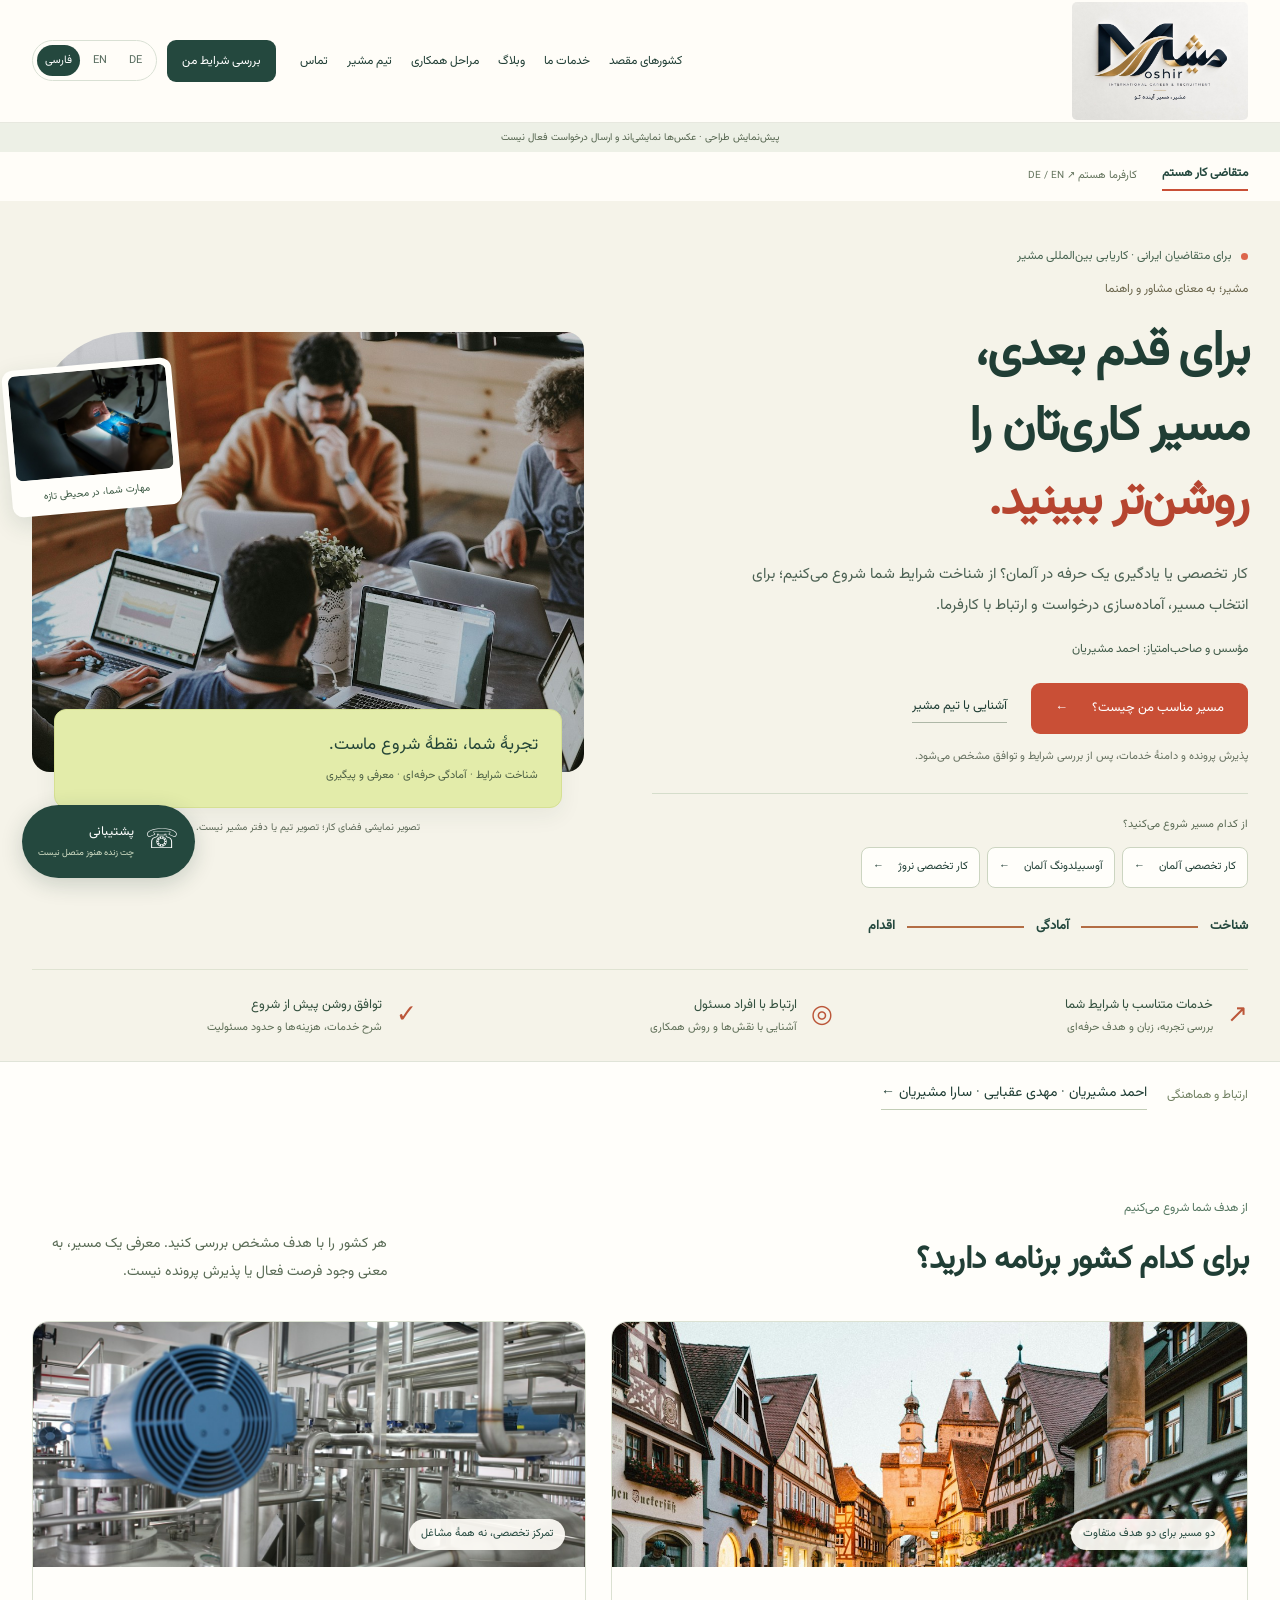
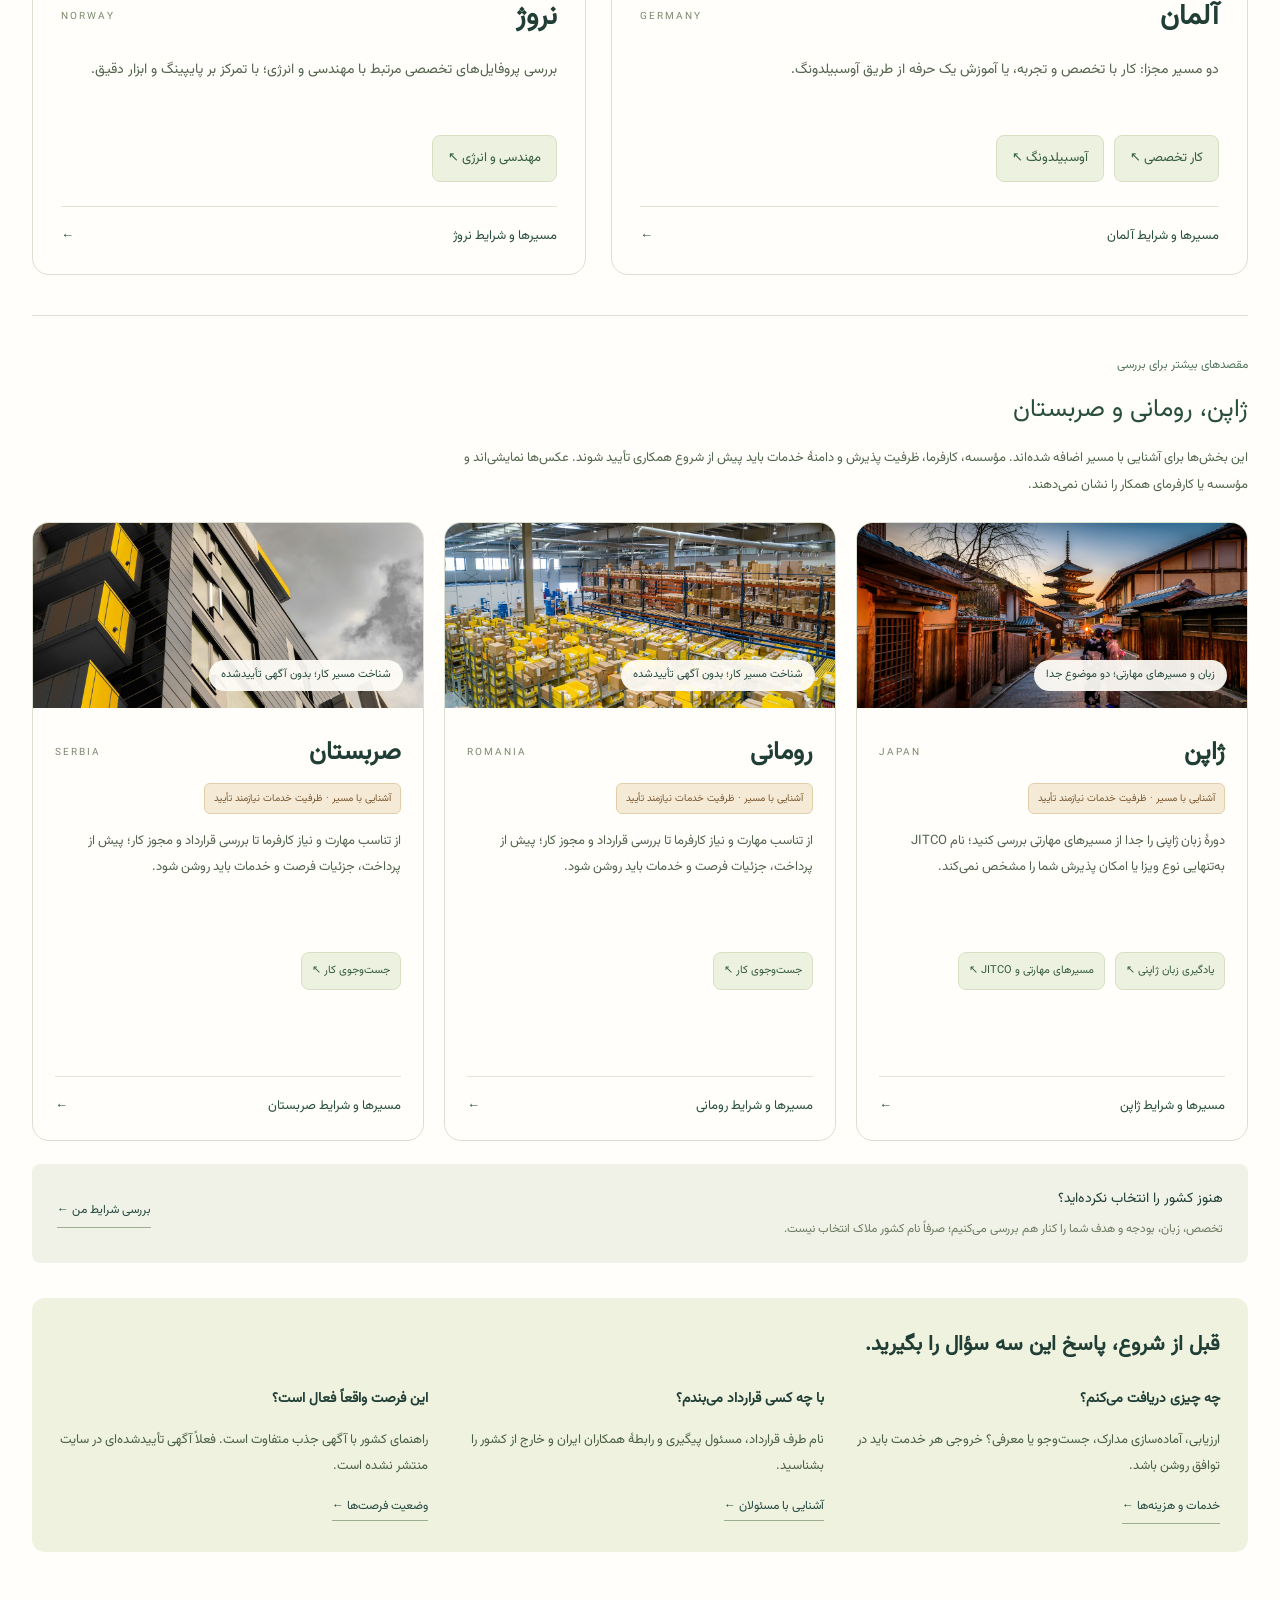
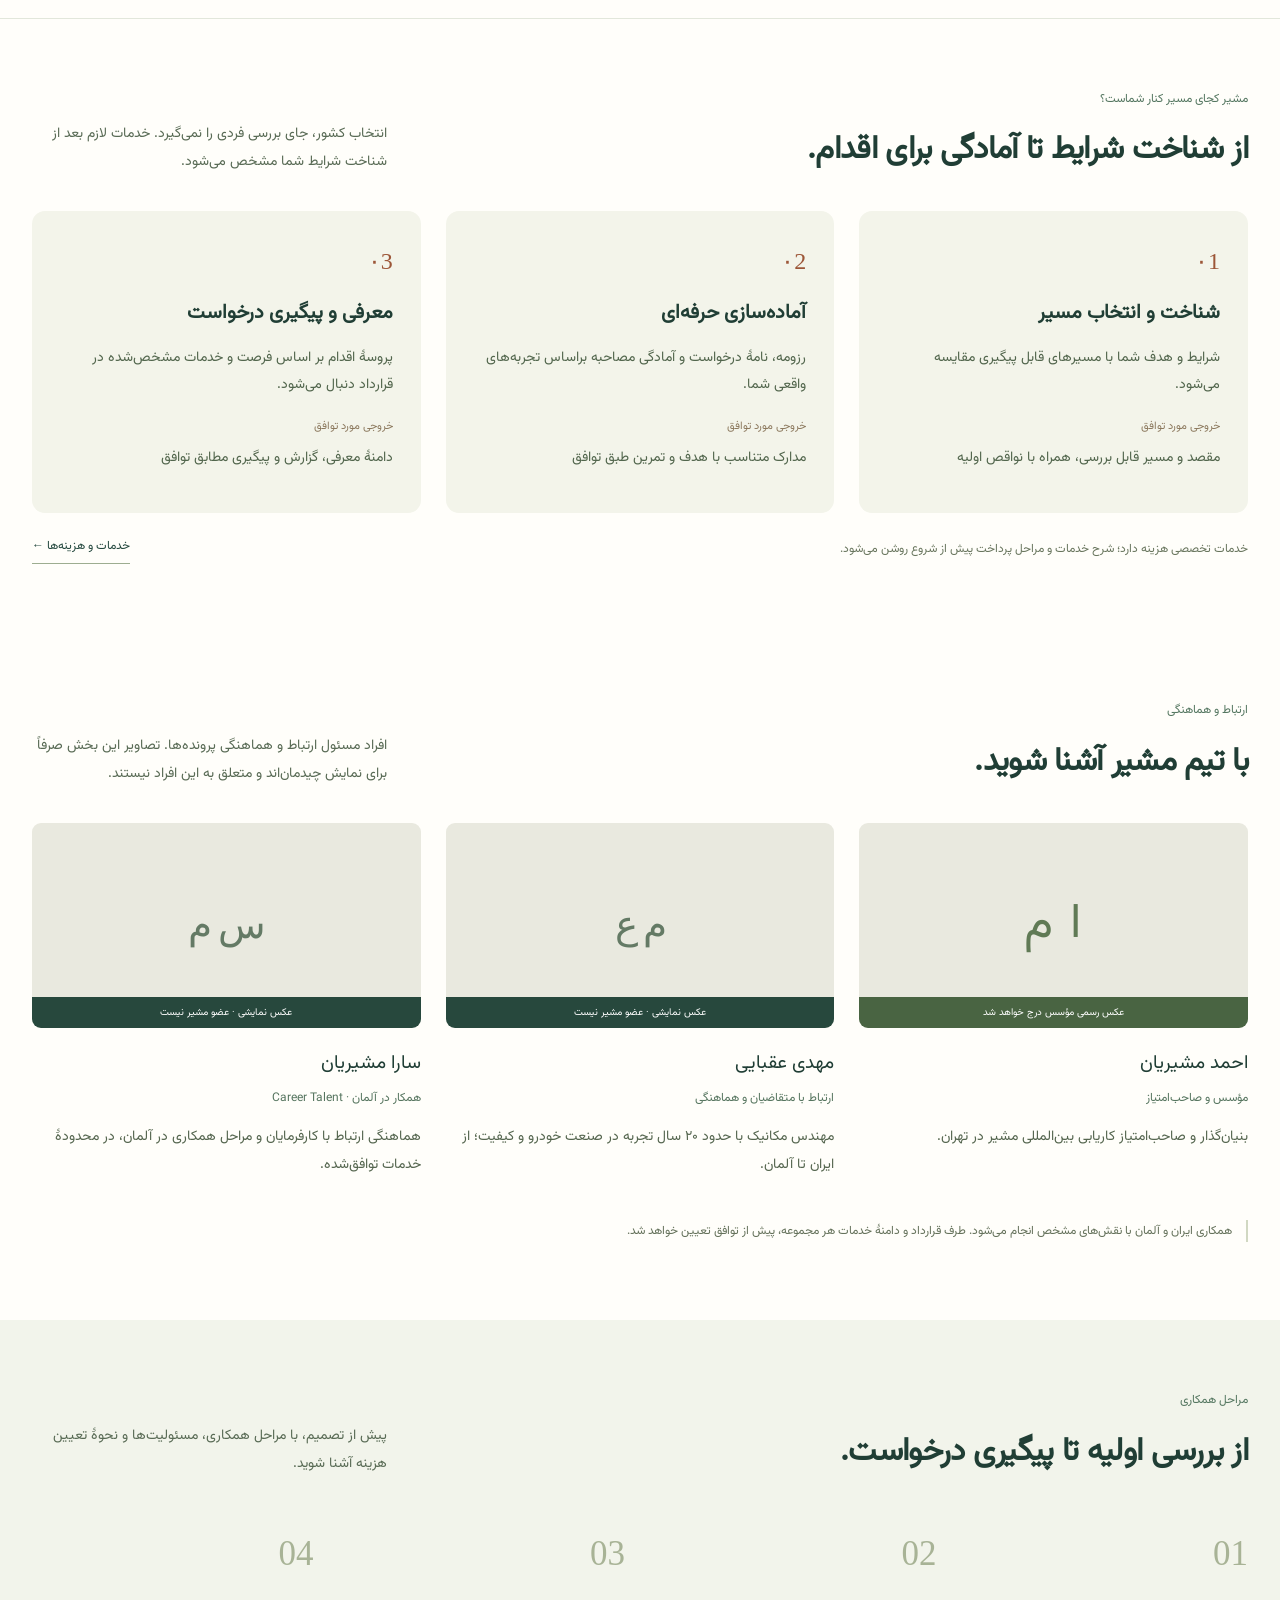
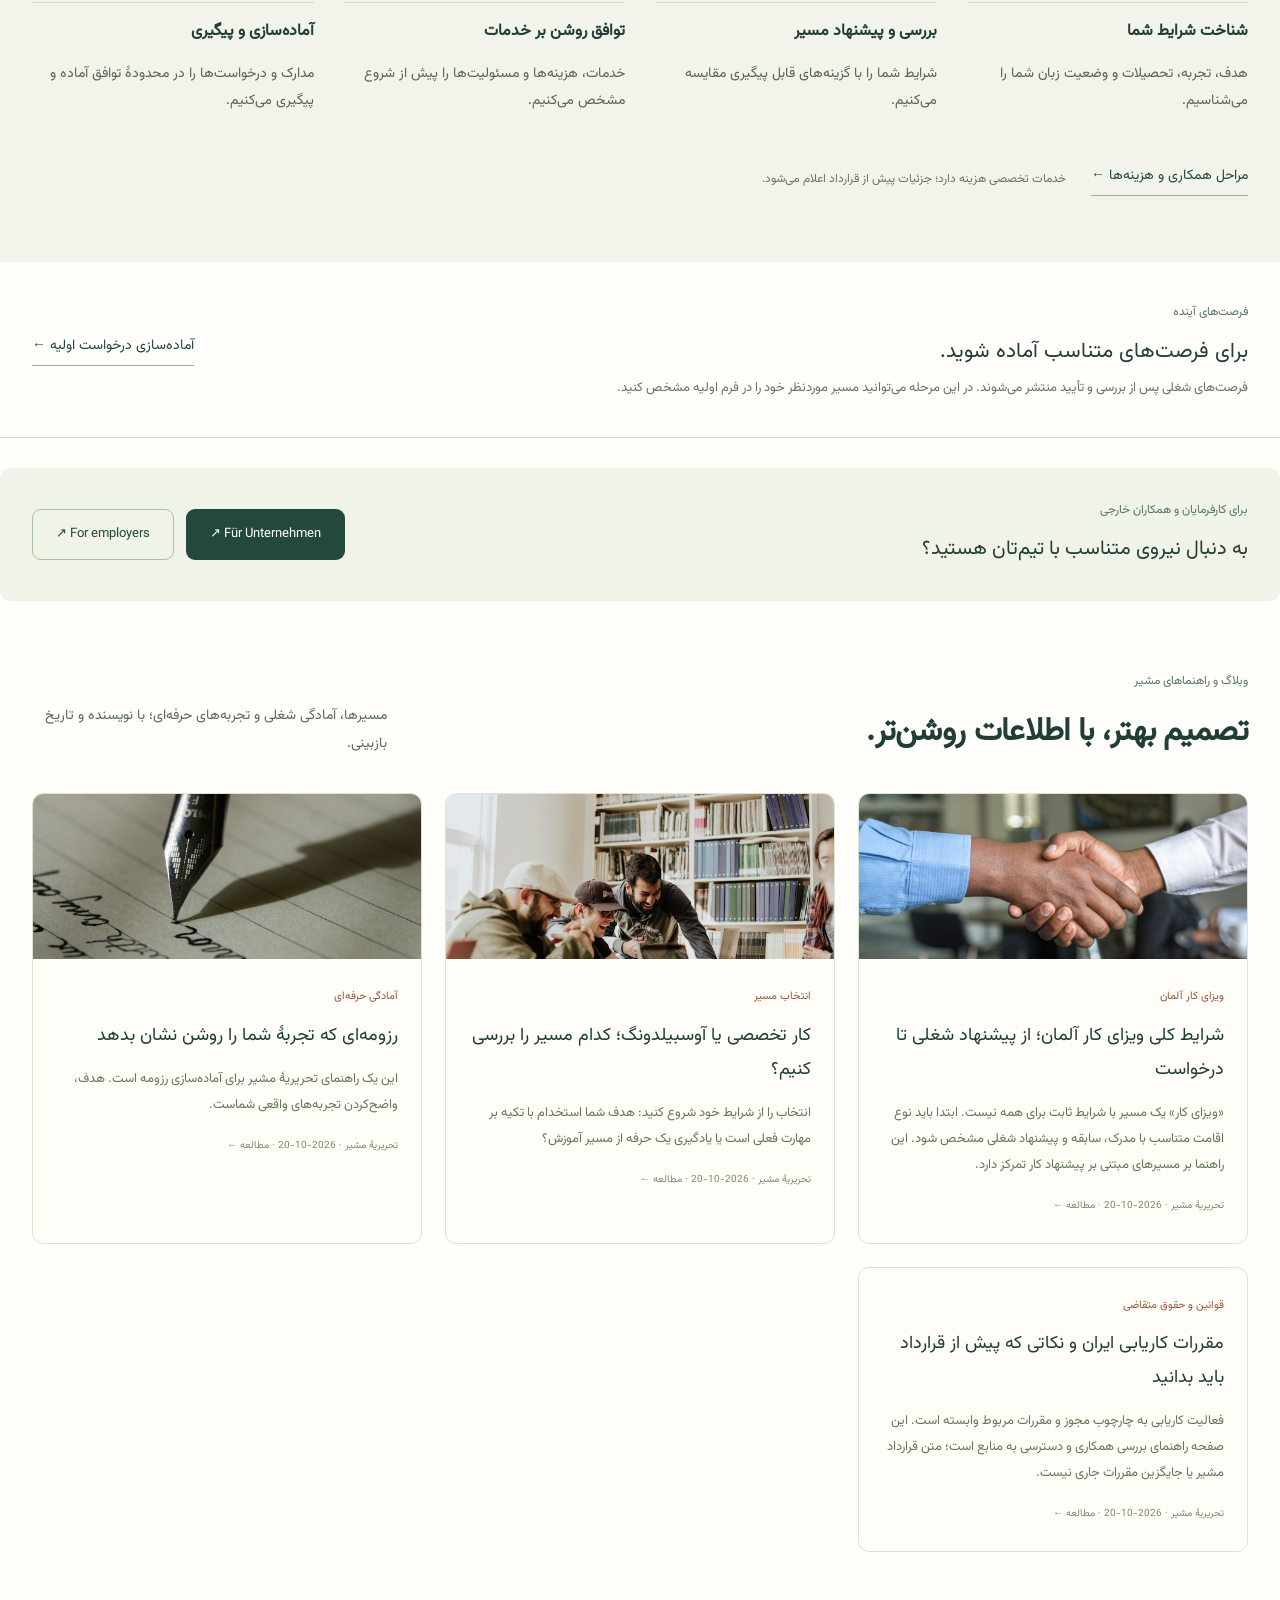
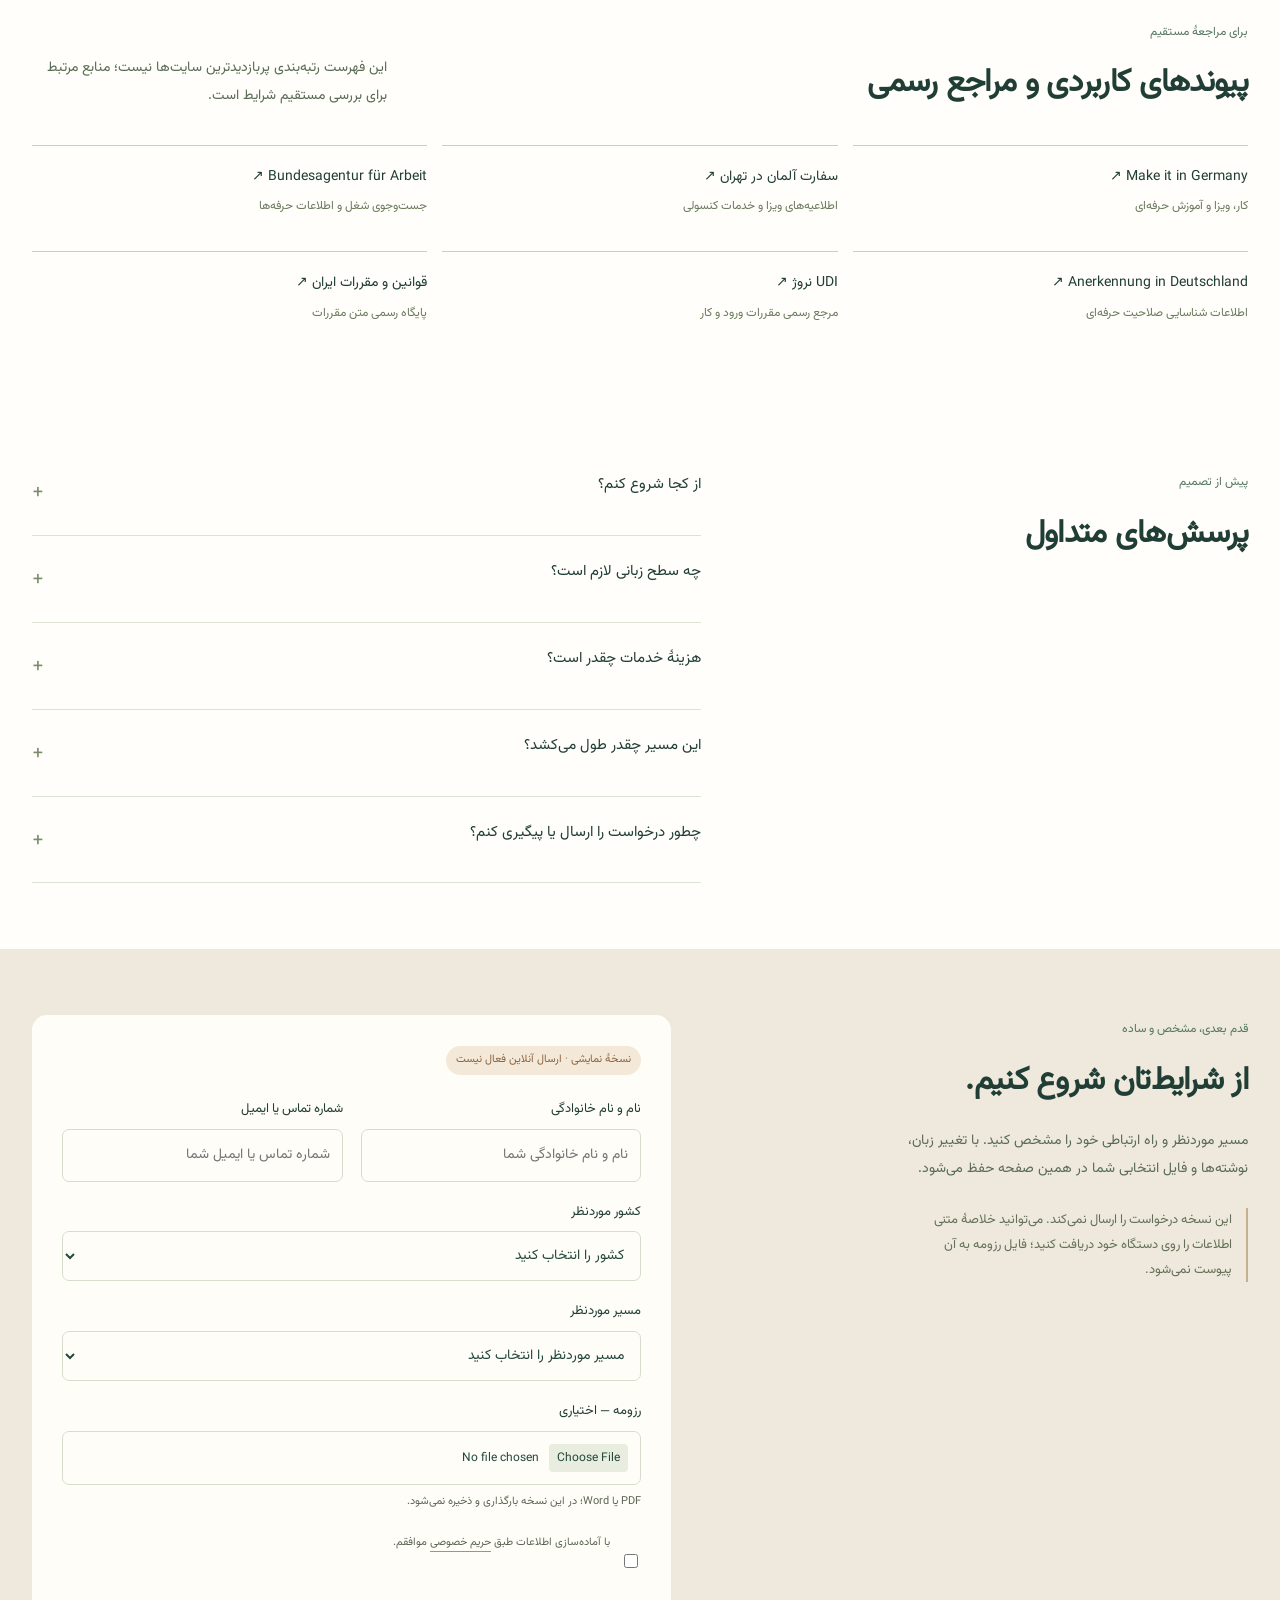
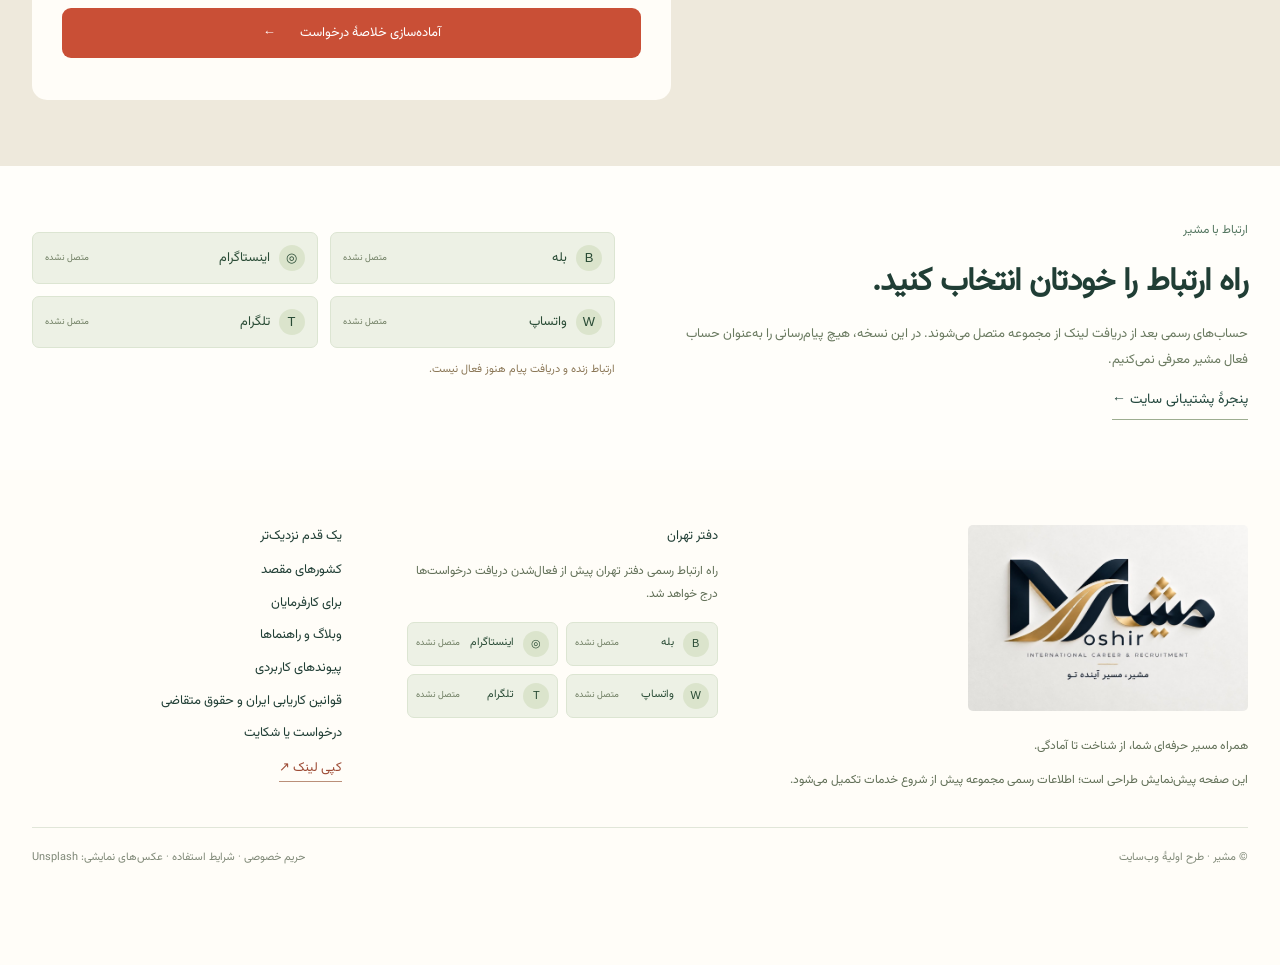
<file: index.html>
<!doctype html><html lang="fa" dir="rtl"><head><meta charset="utf-8"><meta name="viewport" content="width=device-width,initial-scale=1"><meta name="description" content="با مشیر، مسیر کار تخصصی و آوسبیلدونگ آلمان، کار نروژ و مقصدهای قابل بررسی را بشناسید. راهنماها و شرایط شروع همکاری."><meta name="theme-color" content="#24483e"><title>کاریابی بین‌المللی مشیر | مسیر کار و آموزش حرفه‌ای</title><link rel="stylesheet" href="./style.css"><link rel="stylesheet" href="./fa-refresh.css"><script src="./countries.js" defer></script><script src="./resources.js" defer></script><script src="./employers.js" defer></script><script src="./app.js" defer></script><script src="./content.js" defer></script><link rel="canonical" href="https://mehdioghbaei-cmd.github.io/moshir-website-1-/"></head><body><div id="app"><main class="wrap section"><h1>کاریابی بین‌المللی مشیر</h1><p>با مشیر، مسیر کار تخصصی و آوسبیلدونگ آلمان، کار نروژ و مقصدهای قابل بررسی را بشناسید. راهنماها و شرایط شروع همکاری.</p><h2>مسیرهای قابل بررسی</h2><p>کار تخصصی و آوسبیلدونگ آلمان، کار تخصصی نروژ، زبان و مسیرهای مهارتی ژاپن، جست‌وجوی کار رومانی و صربستان. معرفی مسیر به معنی فرصت استخدام فعال نیست.</p><h2>وبلاگ و راهنماها</h2><article><h3><a href="./blog/germany-work-visa.html">شرایط کلی ویزای کار آلمان؛ از پیشنهاد شغلی تا درخواست</a></h3><p>«ویزای کار» یک مسیر با شرایط ثابت برای همه نیست. ابتدا باید نوع اقامت متناسب با مدرک، سابقه و پیشنهاد شغلی مشخص شود. این راهنما بر مسیرهای مبتنی بر پیشنهاد کار تمرکز دارد.</p></article><article><h3><a href="./blog/work-or-ausbildung.html">کار تخصصی یا آوسبیلدونگ؛ کدام مسیر را بررسی کنیم؟</a></h3><p>انتخاب را از شرایط خود شروع کنید: هدف شما استخدام با تکیه بر مهارت فعلی است یا یادگیری یک حرفه از مسیر آموزش؟</p></article><article><h3><a href="./blog/cv-projects.html">رزومه‌ای که تجربهٔ شما را روشن نشان بدهد</a></h3><p>این یک راهنمای تحریریهٔ مشیر برای آماده‌سازی رزومه است. هدف، واضح‌کردن تجربه‌های واقعی شماست.</p></article><article><h3><a href="./blog/iran-recruitment-rules.html">مقررات کاریابی ایران و نکاتی که پیش از قرارداد باید بدانید</a></h3><p>فعالیت کاریابی به چارچوب مجوز و مقررات مربوط وابسته است. این صفحه راهنمای بررسی همکاری و دسترسی به منابع است؛ متن قرارداد مشیر یا جایگزین مقررات جاری نیست.</p></article></main></div><noscript><p dir="rtl">برای نمایش صفحه و انتخاب زبان، جاوااسکریپت مرورگر را فعال کنید.</p><p lang="en">Please enable JavaScript to view this three-language website.</p><p lang="de">Bitte aktivieren Sie JavaScript, um diese dreisprachige Website anzuzeigen.</p></noscript><dialog id="info" aria-labelledby="dialog-title"><button id="dialog-close" class="close" aria-label="بستن">×</button><div id="dialog-content"></div></dialog><dialog id="country-dialog" aria-labelledby="country-title" dir="rtl" lang="fa"><button class="close" id="country-close" aria-label="بستن پنجرهٔ کشور">×</button><div id="country-content"></div></dialog><dialog id="article-dialog" dir="rtl" lang="fa" aria-labelledby="article-title"><button class="close" id="article-close" aria-label="بستن مطلب">×</button><div id="article-content"></div></dialog></body></html>
</file>
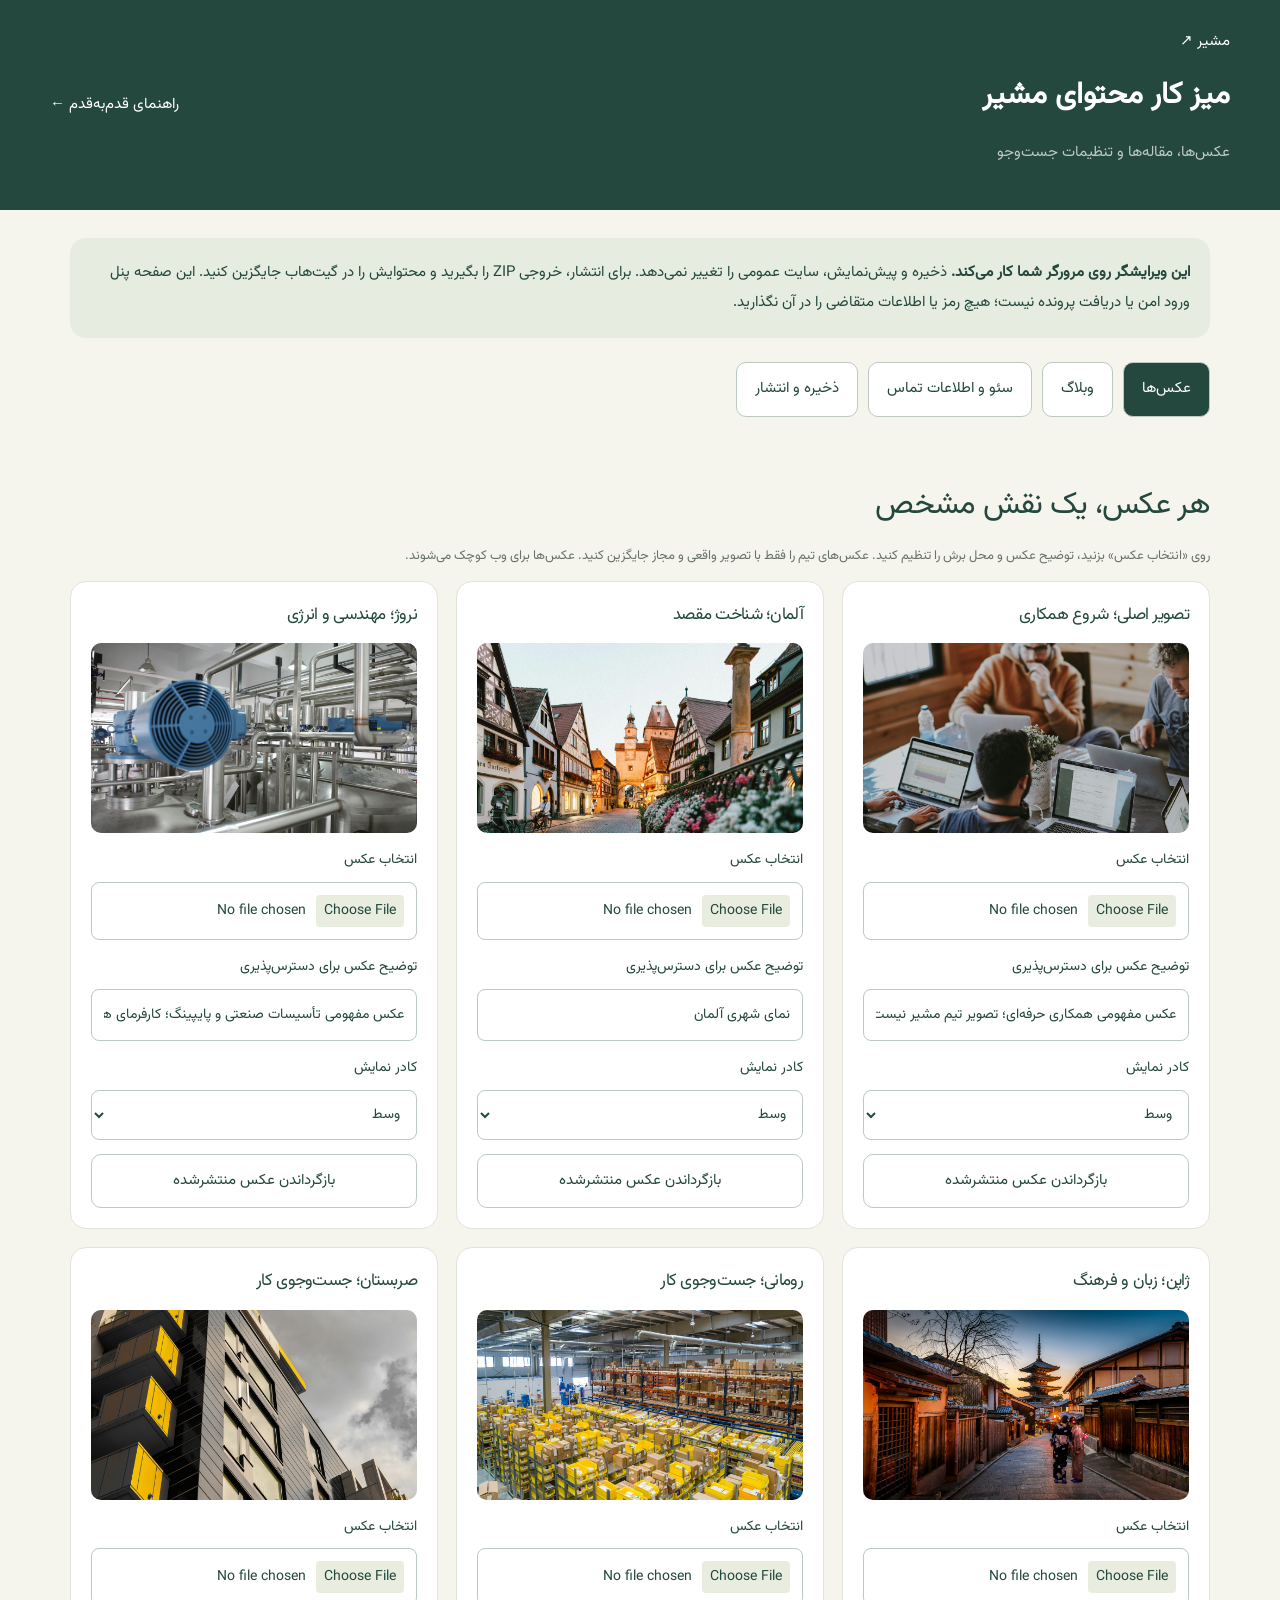
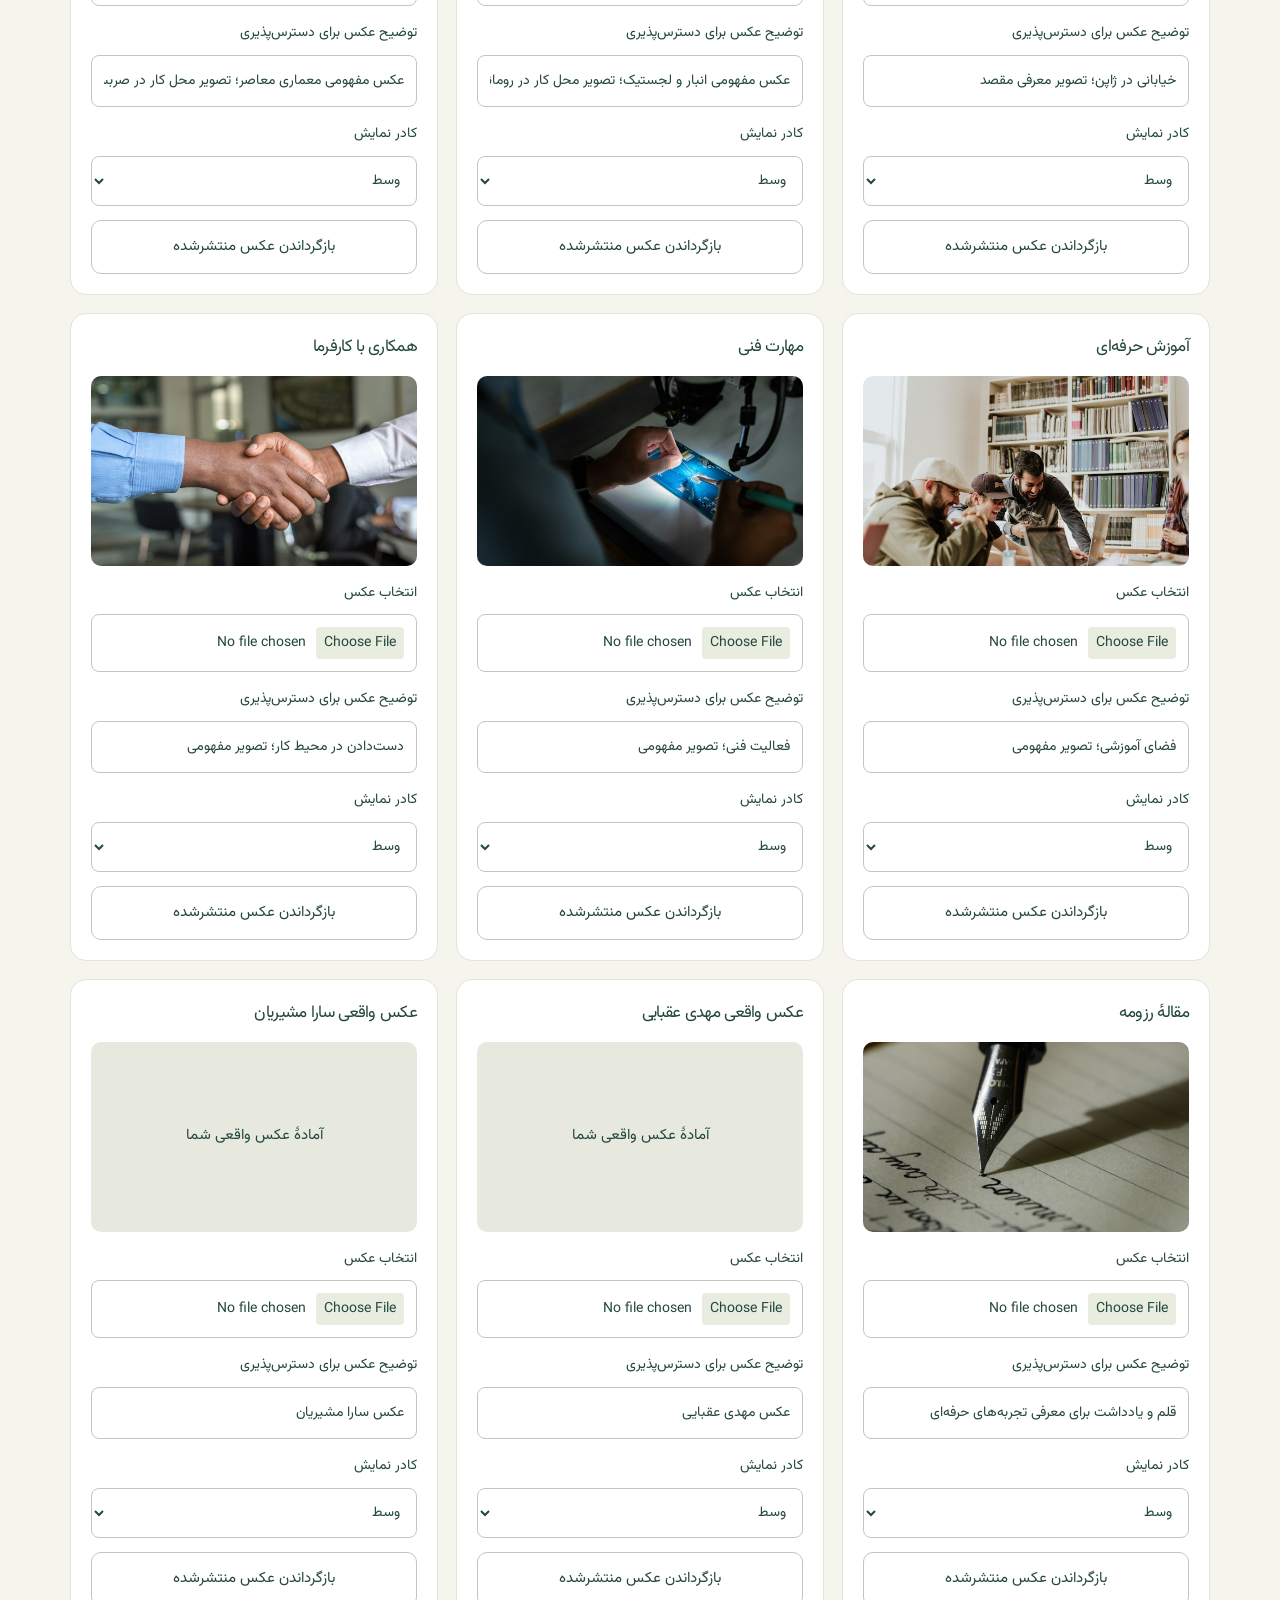
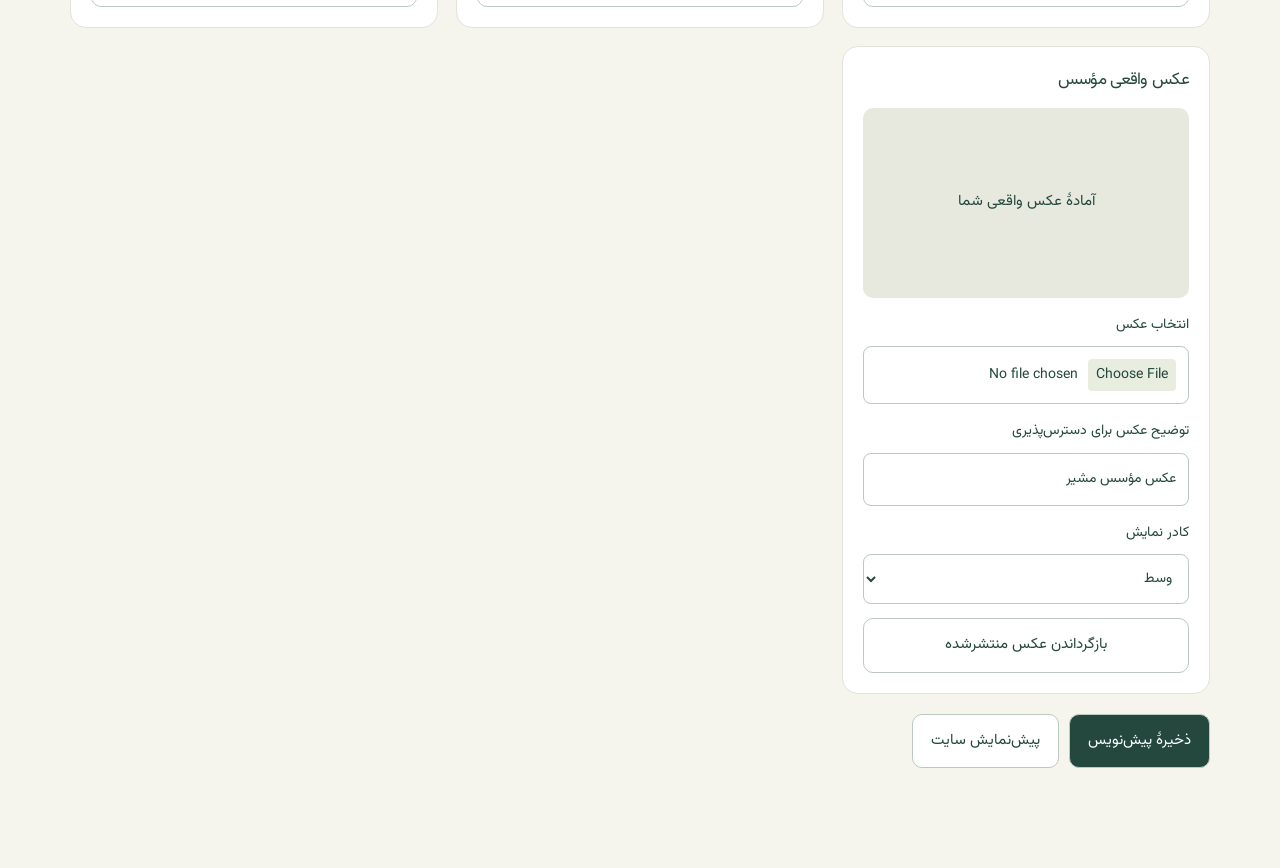
<file: admin.html>
<!doctype html><html lang="fa" dir="rtl"><head><meta charset="utf-8"><meta name="viewport" content="width=device-width,initial-scale=1"><meta name="robots" content="noindex,nofollow"><title>ویرایشگر مشیر | عکس، وبلاگ و سئو</title><link rel="stylesheet" href="./style.css"><link rel="stylesheet" href="./admin.css"><script src="./publishing.js" defer></script><script src="./admin.js" defer></script></head><body><header class="editor-header"><div><a href="./?lang=fa">مشیر ↗</a><h1>میز کار محتوای مشیر</h1><p>عکس‌ها، مقاله‌ها و تنظیمات جست‌وجو</p></div><a href="./guide.html">راهنمای قدم‌به‌قدم ←</a></header><main><div class="editor-notice"><strong>این ویرایشگر روی مرورگر شما کار می‌کند.</strong> ذخیره و پیش‌نمایش، سایت عمومی را تغییر نمی‌دهد. برای انتشار، خروجی ZIP را بگیرید و محتوایش را در گیت‌هاب جایگزین کنید. این صفحه پنل ورود امن یا دریافت پرونده نیست؛ هیچ رمز یا اطلاعات متقاضی را در آن نگذارید.</div><nav class="tabs" aria-label="بخش‌های مدیریت"><button data-tab="images" aria-pressed="true">عکس‌ها</button><button data-tab="posts" aria-pressed="false">وبلاگ</button><button data-tab="seo" aria-pressed="false">سئو و اطلاعات تماس</button><button data-tab="publish" aria-pressed="false">ذخیره و انتشار</button></nav><p id="status" role="status" aria-live="polite"></p><section id="workspace"></section></main></body></html>
</file>
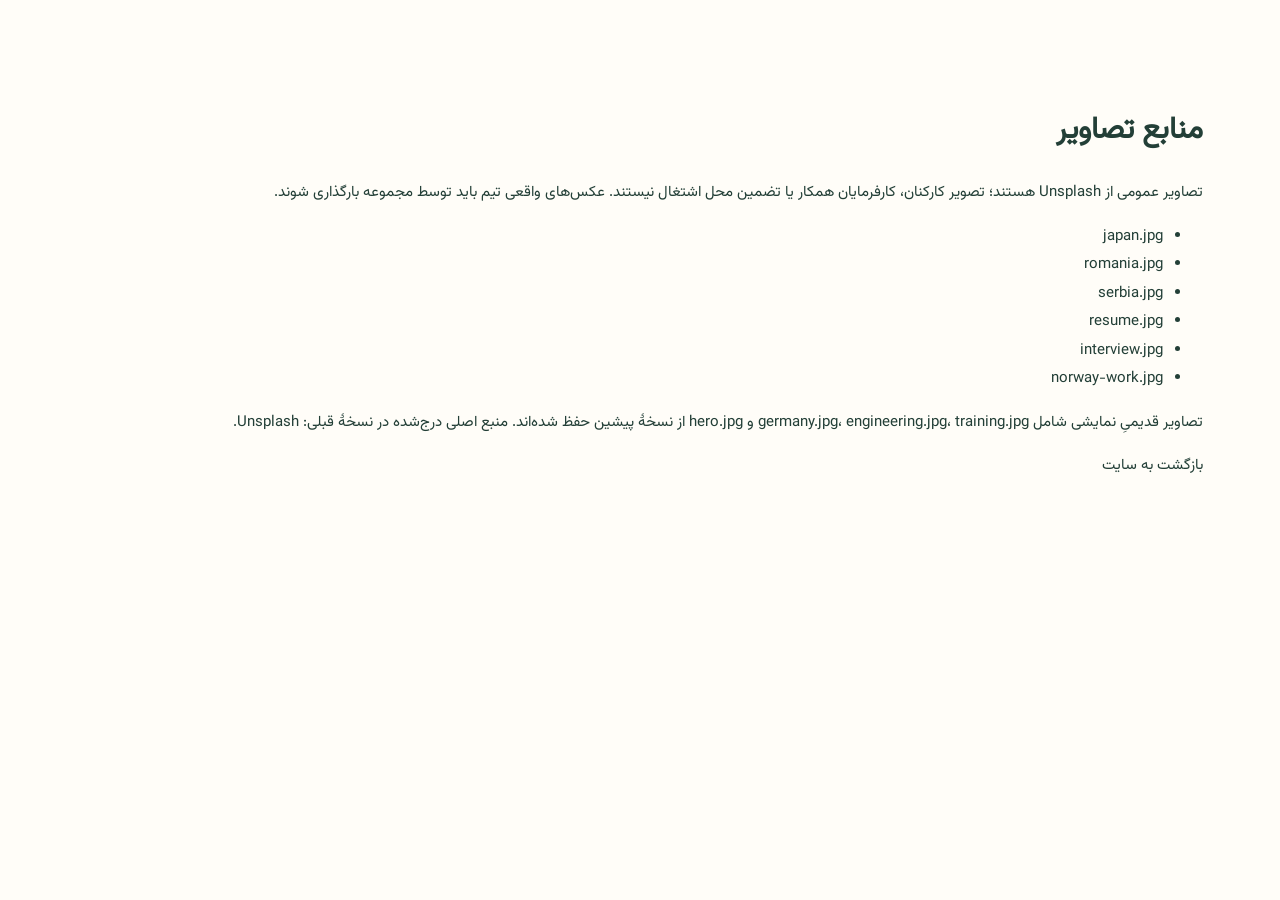
<file: credits.html>
<!doctype html><html lang="fa" dir="rtl"><head><meta charset="utf-8"><meta name="viewport" content="width=device-width,initial-scale=1"><title>منابع تصاویر مشیر</title><link rel="stylesheet" href="./style.css"></head><body><main class="wrap section"><h1>منابع تصاویر</h1><p>تصاویر عمومی از Unsplash هستند؛ تصویر کارکنان، کارفرمایان همکار یا تضمین محل اشتغال نیستند. عکس‌های واقعی تیم باید توسط مجموعه بارگذاری شوند.</p><ul><li><a href="https://images.unsplash.com/photo-1493976040374-85c8e12f0c0e">japan.jpg</a></li><li><a href="https://images.unsplash.com/photo-1586528116311-ad8dd3c8310d">romania.jpg</a></li><li><a href="https://images.unsplash.com/photo-1565043589221-1a6fd9ae45c7">serbia.jpg</a></li><li><a href="https://images.unsplash.com/photo-1455390582262-044cdead277a">resume.jpg</a></li><li><a href="https://images.unsplash.com/photo-1521791136064-7986c2920216">interview.jpg</a></li><li><a href="https://images.unsplash.com/photo-1513828583688-c52646db42da">norway-work.jpg</a></li></ul><p>تصاویر قدیمیِ نمایشی شامل germany.jpg، engineering.jpg، training.jpg و hero.jpg از نسخهٔ پیشین حفظ شده‌اند. منبع اصلی درج‌شده در نسخهٔ قبلی: <a href="https://unsplash.com/">Unsplash</a>.</p><a href="./?lang=fa">بازگشت به سایت</a></main></body></html>
</file>
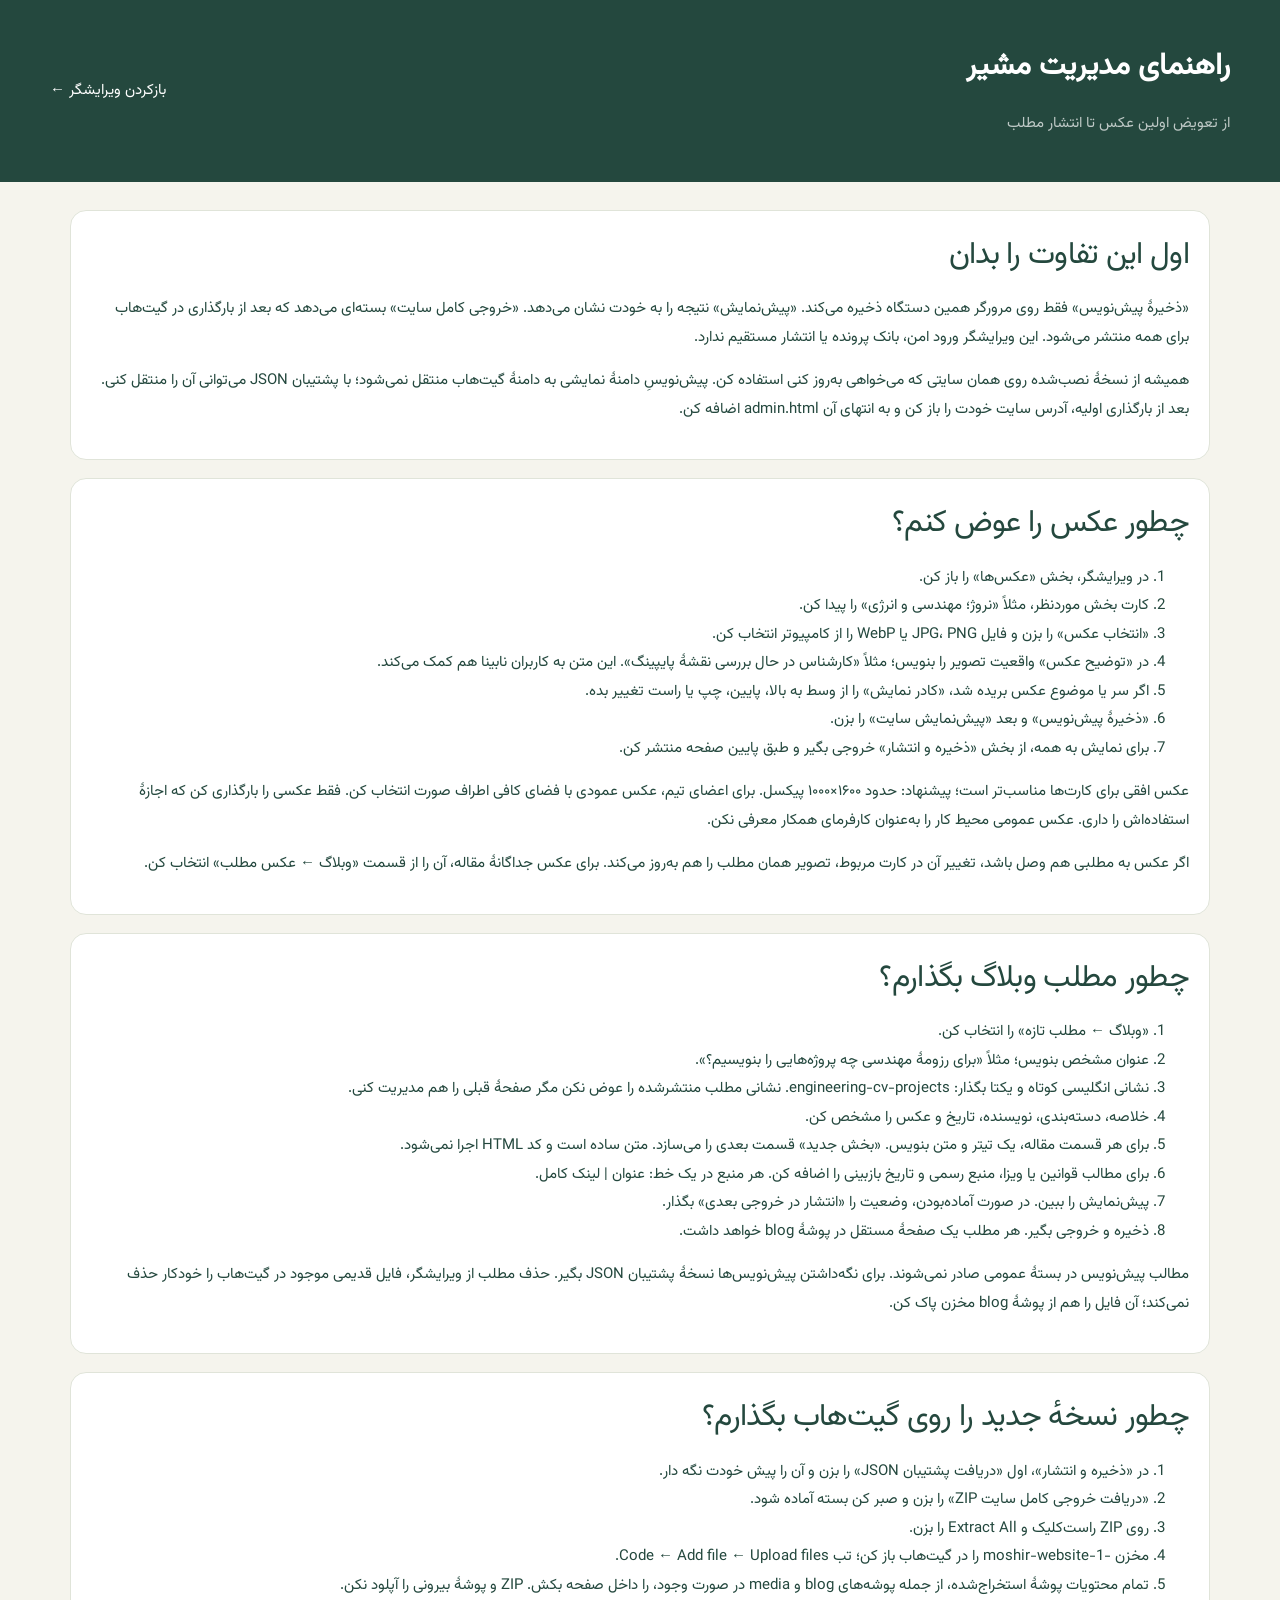
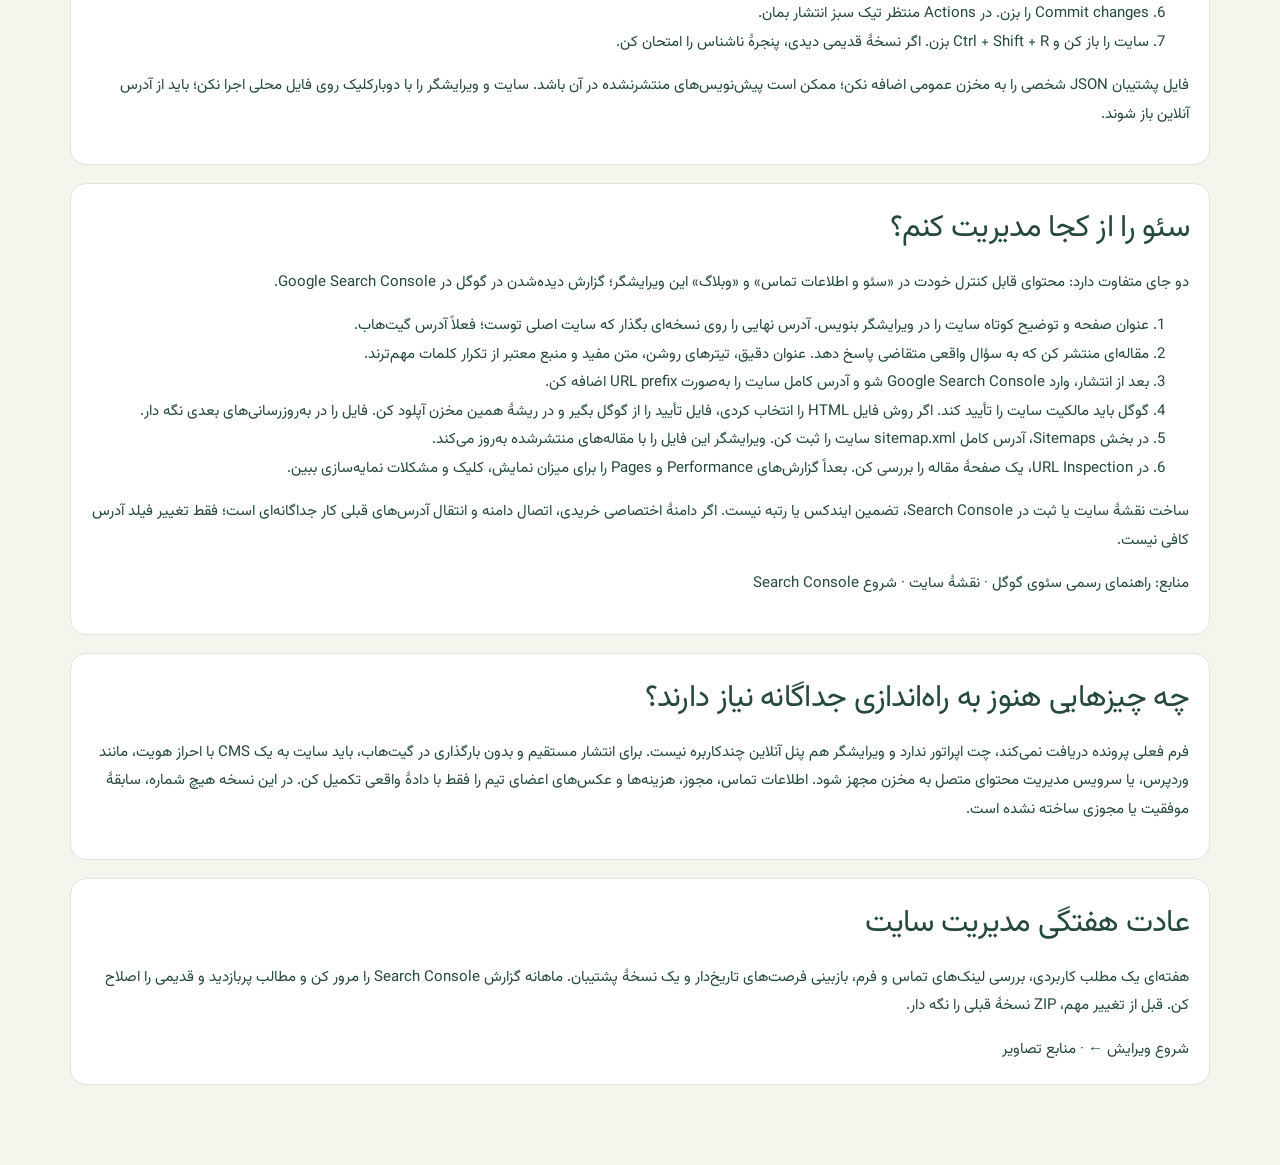
<file: guide.html>
<!doctype html><html lang="fa" dir="rtl"><head><meta charset="utf-8"><meta name="viewport" content="width=device-width,initial-scale=1"><meta name="robots" content="noindex"><title>راهنمای مدیریت سایت مشیر</title><link rel="stylesheet" href="./style.css"><link rel="stylesheet" href="./admin.css"></head><body><header class="editor-header"><div><h1>راهنمای مدیریت مشیر</h1><p>از تعویض اولین عکس تا انتشار مطلب</p></div><a href="./admin.html">بازکردن ویرایشگر ←</a></header><main class="fields"><section class="panel"><h2>اول این تفاوت را بدان</h2><p>«ذخیرهٔ پیش‌نویس» فقط روی مرورگر همین دستگاه ذخیره می‌کند. «پیش‌نمایش» نتیجه را به خودت نشان می‌دهد. «خروجی کامل سایت» بسته‌ای می‌دهد که بعد از بارگذاری در گیت‌هاب برای همه منتشر می‌شود. این ویرایشگر ورود امن، بانک پرونده یا انتشار مستقیم ندارد.</p><p>همیشه از نسخهٔ نصب‌شده روی همان سایتی که می‌خواهی به‌روز کنی استفاده کن. پیش‌نویسِ دامنهٔ نمایشی به دامنهٔ گیت‌هاب منتقل نمی‌شود؛ با پشتیبان JSON می‌توانی آن را منتقل کنی. بعد از بارگذاری اولیه، آدرس سایت خودت را باز کن و به انتهای آن <bdi>admin.html</bdi> اضافه کن.</p></section><section class="panel"><h2>چطور عکس را عوض کنم؟</h2><ol><li>در ویرایشگر، بخش «عکس‌ها» را باز کن.</li><li>کارت بخش موردنظر، مثلاً «نروژ؛ مهندسی و انرژی» را پیدا کن.</li><li>«انتخاب عکس» را بزن و فایل JPG، PNG یا WebP را از کامپیوتر انتخاب کن.</li><li>در «توضیح عکس» واقعیت تصویر را بنویس؛ مثلاً «کارشناس در حال بررسی نقشهٔ پایپینگ». این متن به کاربران نابینا هم کمک می‌کند.</li><li>اگر سر یا موضوع عکس بریده شد، «کادر نمایش» را از وسط به بالا، پایین، چپ یا راست تغییر بده.</li><li>«ذخیرهٔ پیش‌نویس» و بعد «پیش‌نمایش سایت» را بزن.</li><li>برای نمایش به همه، از بخش «ذخیره و انتشار» خروجی بگیر و طبق پایین صفحه منتشر کن.</li></ol><p>عکس افقی برای کارت‌ها مناسب‌تر است؛ پیشنهاد: حدود ۱۶۰۰×۱۰۰۰ پیکسل. برای اعضای تیم، عکس عمودی با فضای کافی اطراف صورت انتخاب کن. فقط عکسی را بارگذاری کن که اجازهٔ استفاده‌اش را داری. عکس عمومی محیط کار را به‌عنوان کارفرمای همکار معرفی نکن.</p><p>اگر عکس به مطلبی هم وصل باشد، تغییر آن در کارت مربوط، تصویر همان مطلب را هم به‌روز می‌کند. برای عکس جداگانهٔ مقاله، آن را از قسمت «وبلاگ ← عکس مطلب» انتخاب کن.</p></section><section class="panel"><h2>چطور مطلب وبلاگ بگذارم؟</h2><ol><li>«وبلاگ ← مطلب تازه» را انتخاب کن.</li><li>عنوان مشخص بنویس؛ مثلاً «برای رزومهٔ مهندسی چه پروژه‌هایی را بنویسیم؟».</li><li>نشانی انگلیسی کوتاه و یکتا بگذار: <bdi>engineering-cv-projects</bdi>. نشانی مطلب منتشرشده را عوض نکن مگر صفحهٔ قبلی را هم مدیریت کنی.</li><li>خلاصه، دسته‌بندی، نویسنده، تاریخ و عکس را مشخص کن.</li><li>برای هر قسمت مقاله، یک تیتر و متن بنویس. «بخش جدید» قسمت بعدی را می‌سازد. متن ساده است و کد HTML اجرا نمی‌شود.</li><li>برای مطالب قوانین یا ویزا، منبع رسمی و تاریخ بازبینی را اضافه کن. هر منبع در یک خط: عنوان | لینک کامل.</li><li>پیش‌نمایش را ببین. در صورت آماده‌بودن، وضعیت را «انتشار در خروجی بعدی» بگذار.</li><li>ذخیره و خروجی بگیر. هر مطلب یک صفحهٔ مستقل در پوشهٔ <bdi>blog</bdi> خواهد داشت.</li></ol><p>مطالب پیش‌نویس در بستهٔ عمومی صادر نمی‌شوند. برای نگه‌داشتن پیش‌نویس‌ها نسخهٔ پشتیبان JSON بگیر. حذف مطلب از ویرایشگر، فایل قدیمی موجود در گیت‌هاب را خودکار حذف نمی‌کند؛ آن فایل را هم از پوشهٔ blog مخزن پاک کن.</p></section><section class="panel"><h2>چطور نسخهٔ جدید را روی گیت‌هاب بگذارم؟</h2><ol><li>در «ذخیره و انتشار»، اول «دریافت پشتیبان JSON» را بزن و آن را پیش خودت نگه دار.</li><li>«دریافت خروجی کامل سایت ZIP» را بزن و صبر کن بسته آماده شود.</li><li>روی ZIP راست‌کلیک و Extract All را بزن.</li><li>مخزن <bdi>moshir-website-1-</bdi> را در گیت‌هاب باز کن؛ تب Code ← Add file ← Upload files.</li><li>تمام محتویات پوشهٔ استخراج‌شده، از جمله پوشه‌های blog و media در صورت وجود، را داخل صفحه بکش. ZIP و پوشهٔ بیرونی را آپلود نکن.</li><li>Commit changes را بزن. در Actions منتظر تیک سبز انتشار بمان.</li><li>سایت را باز کن و Ctrl + Shift + R بزن. اگر نسخهٔ قدیمی دیدی، پنجرهٔ ناشناس را امتحان کن.</li></ol><p>فایل پشتیبان JSON شخصی را به مخزن عمومی اضافه نکن؛ ممکن است پیش‌نویس‌های منتشرنشده در آن باشد. سایت و ویرایشگر را با دوبارکلیک روی فایل محلی اجرا نکن؛ باید از آدرس آنلاین باز شوند.</p></section><section class="panel"><h2>سئو را از کجا مدیریت کنم؟</h2><p>دو جای متفاوت دارد: محتوای قابل کنترل خودت در «سئو و اطلاعات تماس» و «وبلاگ» این ویرایشگر؛ گزارش دیده‌شدن در گوگل در Google Search Console.</p><ol><li>عنوان صفحه و توضیح کوتاه سایت را در ویرایشگر بنویس. آدرس نهایی را روی نسخه‌ای بگذار که سایت اصلی توست؛ فعلاً آدرس گیت‌هاب.</li><li>مقاله‌ای منتشر کن که به سؤال واقعی متقاضی پاسخ دهد. عنوان دقیق، تیترهای روشن، متن مفید و منبع معتبر از تکرار کلمات مهم‌ترند.</li><li>بعد از انتشار، وارد <a href="https://search.google.com/search-console" target="_blank" rel="noopener">Google Search Console</a> شو و آدرس کامل سایت را به‌صورت URL prefix اضافه کن.</li><li>گوگل باید مالکیت سایت را تأیید کند. اگر روش فایل HTML را انتخاب کردی، فایل تأیید را از گوگل بگیر و در ریشهٔ همین مخزن آپلود کن. فایل را در به‌روزرسانی‌های بعدی نگه دار.</li><li>در بخش Sitemaps، آدرس کامل <bdi>sitemap.xml</bdi> سایت را ثبت کن. ویرایشگر این فایل را با مقاله‌های منتشرشده به‌روز می‌کند.</li><li>در URL Inspection، یک صفحهٔ مقاله را بررسی کن. بعداً گزارش‌های Performance و Pages را برای میزان نمایش، کلیک و مشکلات نمایه‌سازی ببین.</li></ol><p>ساخت نقشهٔ سایت یا ثبت در Search Console، تضمین ایندکس یا رتبه نیست. اگر دامنهٔ اختصاصی خریدی، اتصال دامنه و انتقال آدرس‌های قبلی کار جداگانه‌ای است؛ فقط تغییر فیلد آدرس کافی نیست.</p><p>منابع: <a href="https://developers.google.com/search/docs/fundamentals/seo-starter-guide">راهنمای رسمی سئوی گوگل</a> · <a href="https://developers.google.com/search/docs/crawling-indexing/sitemaps/build-sitemap">نقشهٔ سایت</a> · <a href="https://support.google.com/webmasters/answer/10267942">شروع Search Console</a></p></section><section class="panel"><h2>چه چیزهایی هنوز به راه‌اندازی جداگانه نیاز دارند؟</h2><p>فرم فعلی پرونده دریافت نمی‌کند، چت اپراتور ندارد و ویرایشگر هم پنل آنلاین چندکاربره نیست. برای انتشار مستقیم و بدون بارگذاری در گیت‌هاب، باید سایت به یک CMS با احراز هویت، مانند وردپرس، یا سرویس مدیریت محتوای متصل به مخزن مجهز شود. اطلاعات تماس، مجوز، هزینه‌ها و عکس‌های اعضای تیم را فقط با دادهٔ واقعی تکمیل کن. در این نسخه هیچ شماره، سابقهٔ موفقیت یا مجوزی ساخته نشده است.</p></section><section class="panel"><h2>عادت هفتگی مدیریت سایت</h2><p>هفته‌ای یک مطلب کاربردی، بررسی لینک‌های تماس و فرم، بازبینی فرصت‌های تاریخ‌دار و یک نسخهٔ پشتیبان. ماهانه گزارش Search Console را مرور کن و مطالب پربازدید و قدیمی را اصلاح کن. قبل از تغییر مهم، ZIP نسخهٔ قبلی را نگه دار.</p><a href="./admin.html">شروع ویرایش ←</a> · <a href="./credits.html">منابع تصاویر</a></section></main></body></html>
</file>
<file: style.css>
@font-face{font-family:Vazir;src:url('./vazirmatn.woff2') format('woff2');font-display:swap}*{box-sizing:border-box}html{scroll-behavior:smooth;scroll-padding-top:95px}body{margin:0;color:#233f37;background:#fffdf8;font:15px/1.9 Vazir,Tahoma,sans-serif}a{color:inherit;text-decoration:none}button,input,select{font:inherit}button{cursor:pointer}a,button{-webkit-tap-highlight-color:transparent}a:focus-visible,button:focus-visible,summary:focus-visible{outline:3px solid #bd4a33;outline-offset:5px}button{border:0}.wrap{max-width:1190px;margin:auto;padding:0 32px}.top{position:sticky;top:0;z-index:20;background:#fffdf8f5;border-bottom:1px solid #e7e8df;backdrop-filter:blur(14px)}.header{height:91px;display:flex;align-items:center;gap:38px}.brand{display:flex;align-items:center;gap:11px;white-space:nowrap}.mark{font-family:Georgia,serif;font-size:58px;line-height:.8;font-weight:bold;color:#24483e;letter-spacing:-8px;width:52px;direction:ltr}.mark span{color:#dd6145}.brand strong{display:block;font-size:25px;line-height:1.3}.brand small{display:block;font-size:10px;color:#68796e}.nav{margin-inline-start:auto;display:flex;gap:25px;font-size:12px;white-space:nowrap}.nav a:hover{color:#bd4a33}.header-tools{display:flex;gap:10px;align-items:center}.languages{display:flex;gap:3px;direction:ltr;padding:4px;border:1px solid #d9e0d4;border-radius:30px}.languages button{padding:5px 8px;border-radius:20px;background:none;color:#586d60;font-size:10px}.languages button[aria-pressed=true]{background:#24483e;color:#fff}.menu{display:none;border:1px solid #d9e0d4;border-radius:50%;height:37px;width:37px;background:none;color:#24483e}.hero-shell{background:#f9f3e8}.hero{display:grid;grid-template-columns:1.08fr 1fr;gap:70px;align-items:center;padding-top:64px;padding-bottom:56px}.eyebrow{font-size:11px;font-weight:500;color:#557761;display:inline-flex;align-items:center;gap:9px}.eyebrow>span{height:7px;width:7px;border-radius:50%;background:#dc654b}.hero h1{font-size:51px;line-height:1.55;letter-spacing:-1.6px;font-weight:600;margin:20px 0 18px}.hero h1 em{font-style:normal;color:#c84f35;position:relative;display:inline-block}.hero h1 em:after{content:'';height:7px;border-bottom:2px solid #d98661;border-radius:50%;position:absolute;inset-inline:0;bottom:1px}.hero p{font-size:13px;line-height:2.15;max-width:450px;color:#66766a}.actions{display:flex;gap:18px;align-items:center;flex-wrap:wrap;margin-top:26px}.btn{display:inline-flex;justify-content:center;align-items:center;gap:24px;padding:12px 23px;border-radius:30px;font-size:12px;font-weight:500;transition:transform .2s,background .2s;border:1px solid transparent}.btn:hover{transform:translateY(-2px)}.btn.coral{background:#c94f36;color:#fff}.btn.coral:hover{background:#ac3e29}.btn.dark{background:#24483e;color:#fff}.btn.cream{background:#fff3dc;color:#24483e}.secondary{font-size:11px;border-bottom:1px solid #aeb7a7;padding-bottom:3px}.hero .hero-note{font-size:10px;color:#7c8276;margin-top:17px}.hero-visual{margin:0;position:relative;padding:16px 0 35px}.photo-wrap{height:470px;overflow:hidden;border-radius:140px 140px 14px 14px;position:relative;background:#d6d9c4}.photo-wrap img{height:100%;width:100%;object-fit:cover;object-position:center 54%;display:block}.photo-top{position:absolute;top:35px;left:0;right:0;text-align:center;color:#fff;font-size:10px;letter-spacing:3px;text-shadow:0 1px 6px #000}.sunburst{position:absolute;z-index:2;top:-16px;inset-inline-end:-26px;font-size:105px;color:#efb959;line-height:1;transform:rotate(15deg)}.photo-message{position:absolute;bottom:38px;inset-inline-start:-22px;inset-inline-end:30px;background:#e4ebc5;display:flex;gap:17px;align-items:center;padding:20px 24px;border-radius:9px;box-shadow:0 12px 30px #24483e15}.photo-message strong{display:block;font-size:13px;font-weight:500}.photo-message div>span{font-size:10px;color:#647352}.little-sun{font-size:36px;color:#c95336;line-height:1}.hero-visual figcaption{font-size:9px;color:#7c8276;position:absolute;bottom:0;text-align:center;width:100%}.trust{display:grid;grid-template-columns:repeat(3,1fr);gap:30px;padding:25px 0;border-top:1px solid #dfe3d2}.trust>div{display:flex;gap:14px;align-items:center}.trust strong{display:block;font-size:12px;font-weight:500}.trust small{font-size:10px;color:#7b8574;display:block}.trust-icon{color:#bb5639;font-size:25px}.section{padding-top:82px;padding-bottom:80px}.section-head{display:flex;justify-content:space-between;align-items:end;gap:45px;margin-bottom:35px}h2{font-size:31px;line-height:1.6;font-weight:500;letter-spacing:-.7px;margin:12px 0 0}h3{font-size:20px;line-height:1.8;font-weight:500;margin:15px 0 10px}.intro{font-size:12px;line-height:2.1;color:#718074;margin:0;max-width:355px}.services{display:grid;grid-template-columns:repeat(3,1fr);gap:20px}.service{padding:28px;border-radius:14px;background:#f5e7db;transition:transform .2s}.service:hover{transform:translateY(-4px)}.service-1{background:#e9eccc}.service-2{background:#e4eae8}.card-top{display:flex;align-items:center;justify-content:space-between}.service-icon{font-size:40px;font-family:Georgia,serif;color:#9e4e36;line-height:1.5}.service-1 .service-icon{color:#647345}.service-2 .service-icon{color:#4c7770}.index{font-size:11px;color:#7f8874}.service p{font-size:12px;line-height:2.1;min-height:76px;color:#6f7869}.service button{display:flex;justify-content:space-between;width:100%;background:transparent;border-top:1px solid #24483e20;padding:16px 0 0;color:#24483e;font-size:12px}.process-shell{background:#f2f4eb}.steps{display:grid;grid-template-columns:repeat(4,1fr);gap:30px;margin-top:43px}.step-no{color:#a8b396;font-size:35px;font-family:Georgia,serif;border-bottom:1px solid #d3dcc9;padding-bottom:15px;display:block}.steps h3{font-size:14px}.steps p{font-size:12px;color:#74816e}.below{margin-top:35px;display:flex;gap:25px;align-items:center;flex-wrap:wrap}.text-button{color:#24483e;background:none;font-size:12px;padding:0 0 5px;border-bottom:1px solid #9dad90}.small{font-size:10px;color:#7c8674}.opportunity{display:grid;grid-template-columns:1fr 1.6fr;background:#f6ecd9;border-radius:16px;overflow:hidden}.opportunity-art{background:#e9c789;position:relative;min-height:280px;overflow:hidden;display:grid;place-items:center}.opportunity-art>span{font-size:150px;color:#24483e;z-index:2;line-height:1}.opportunity-art i{height:220px;width:155px;border-radius:100px 100px 0 0;border:1px solid #8e6f3f;position:absolute;bottom:-25px;left:calc(50% - 100px);transform:rotate(-20deg)}.opportunity-art b{height:220px;width:155px;border-radius:100px 100px 0 0;border:1px solid #8e6f3f;position:absolute;bottom:-20px;left:calc(50% - 60px);transform:rotate(15deg)}.opportunity-copy{padding:37px 43px}.pill{display:inline-block;border:1px solid #bbaa8d;border-radius:20px;padding:2px 11px;font-size:10px;color:#777258}.opportunity h3{font-size:24px;margin:11px 0}.opportunity p{font-size:12px;color:#777a67;max-width:550px}.opportunity .btn{margin-top:12px}.status{display:block;margin-top:10px}.team-section{padding-top:15px}.people{display:grid;grid-template-columns:repeat(3,1fr);gap:27px}.portrait{height:185px;background:#efe7d9;border-radius:12px;display:flex;flex-direction:column;align-items:center;justify-content:center;gap:15px;overflow:hidden;position:relative}.portrait-1{background:#e5e9d8}.portrait-2{background:#e8e8e1}.portrait:after{content:'';width:110px;height:140px;border-radius:80px 80px 0 0;border:1px solid #8ca28e55;position:absolute;bottom:-55px;transform:rotate(25deg)}.portrait>span{font-family:Georgia,serif;font-size:39px;color:#647a65;letter-spacing:-2px}.portrait small{font-size:9px;color:#77836b}.person h3{font-size:17px;margin-bottom:3px}.role{font-size:10px;color:#56755f}.person p{font-size:12px;color:#75816e;line-height:2}.team-note{font-size:10px;color:#7f8878;border-inline-start:2px solid #d1d8c2;padding-inline-start:14px;margin-top:27px}.employer{background:#24483e;color:#fff9e9;display:grid;grid-template-columns:1.5fr 1fr;gap:40px;align-items:center;padding:48px 53px;border-radius:17px;overflow:hidden}.employer .eyebrow{color:#cfddb4}.employer h2{font-size:33px}.employer p{font-size:12px;color:#d1ddcb;max-width:540px;margin-bottom:25px}.employer-art{height:230px;display:grid;place-items:center;position:relative}.employer-art span{font-size:120px;color:#e7c47d;z-index:2}.employer-art i,.employer-art b{position:absolute;width:155px;height:190px;border:1px solid #9cac85;border-radius:100px;transform:rotate(35deg)}.employer-art b{transform:rotate(-35deg)}.faq-layout{display:grid;grid-template-columns:1fr 1.4fr;gap:70px}.faq-flower{display:block;color:#d78b64;font-size:100px;line-height:1.5;margin-top:20px}.faq details{padding:19px 0;border-bottom:1px solid #dce3d4}.faq details:first-child{padding-top:0}.faq summary{list-style:none;cursor:pointer;font-size:13px;display:flex;justify-content:space-between;gap:20px}.faq summary::-webkit-details-marker{display:none}.faq summary:after{content:'+';font-size:22px;color:#7a8b6a;flex-shrink:0}.faq details[open] summary:after{content:'−'}.faq details p{font-size:12px;color:#76826e}.form-shell{background:#eee9dc}.form-area{display:grid;grid-template-columns:1fr 1.3fr;gap:85px}.form-area h2{font-size:40px;margin-bottom:20px}.form-note{font-size:11px;color:#7b7e6b;max-width:340px;margin-top:25px;padding-inline-start:14px;border-inline-start:2px solid #c1b28d}.form{background:#fffdf8;border-radius:15px;padding:30px}.demo{display:inline-block;background:#f4e9d8;color:#8a6443;border-radius:20px;font-size:9px;padding:4px 10px;margin-bottom:22px}.form-grid{display:grid;grid-template-columns:1fr 1fr;gap:18px}.form-grid label{font-size:11px;display:flex;flex-direction:column;gap:7px}.full{grid-column:1/-1}input,select{width:100%;background:#fffdf8;border:1px solid #d7ddcd;border-radius:7px;color:#24483e;padding:11px;font-size:11px;min-width:0}input:focus,select:focus{outline:2px solid #648b65;outline-offset:2px}input::file-selector-button{font-family:inherit;border:0;border-radius:4px;background:#e8eddf;color:#24483e;padding:5px 8px;margin-inline-end:10px}.form-grid small{font-size:9px;color:#8a8d7d}.check{display:flex;gap:10px;align-items:start;font-size:10px;margin:20px 0}.check input{width:14px;flex-shrink:0;margin-top:4px}.check a{border-bottom:1px solid #8e9d7e}.form .btn{width:100%}#form-result{font-size:11px;color:#456d49;line-height:2;margin-top:12px}.foot{padding:55px 0 20px;background:#fffdf8}.foot-grid{display:grid;grid-template-columns:1.5fr 1fr 1fr;gap:65px}.foot p,.foot small{font-size:11px;color:#77816f}.foot h3{font-size:13px;margin-top:0}.foot-grid>div>a:not(.brand){font-size:11px;display:block;margin-bottom:8px}.foot-grid small{display:block}.share-link{background:none;color:#9d4b35;padding:0;border-bottom:1px solid #ba8f79;font-size:11px}.copyright{display:flex;justify-content:space-between;gap:20px;font-size:9px;color:#7f8877;padding-top:20px;border-top:1px solid #e1e6d9;margin-top:35px}.copyright a:hover{color:#c95336}dialog{width:calc(100% - 36px);max-width:560px;background:#fffdf8;border:0;border-radius:17px;color:#24483e;padding:33px;box-shadow:0 20px 100px #17352b33}dialog::backdrop{background:#17352b88;backdrop-filter:blur(4px)}dialog h2{font-size:24px;margin-top:15px}dialog p{font-size:13px;line-height:2}.close{display:block;margin-inline-start:auto;color:#586f55;font-size:26px;background:none;line-height:1}.close:hover{color:#c94f36}dialog .btn{margin-top:15px}#toast{position:fixed;bottom:25px;left:50%;transform:translate(-50%,20px);opacity:0;pointer-events:none;max-width:calc(100% - 35px);width:max-content;padding:14px 22px;background:#24483e;color:#fff;border-radius:9px;font-size:12px;z-index:50;transition:.2s}#toast.visible{opacity:1;transform:translate(-50%,0)}
html[dir=ltr] body{font-family:Vazir,Arial,sans-serif;line-height:1.7}html[dir=ltr] .hero h1{font-family:Georgia,serif;font-size:57px;line-height:1.15;letter-spacing:-2px;font-weight:400}html[dir=ltr] h2{font-family:Georgia,serif;font-size:36px;font-weight:400;line-height:1.3}html[dir=ltr] .brand strong{font-family:Georgia,serif;font-size:27px}html[dir=ltr] .hero p{line-height:1.85}html[lang=de] .nav{gap:17px;font-size:10px}html[lang=de] .brandSub{font-size:9px}html[lang=de] .hero h1{font-size:51px}html[dir=ltr] .person h3{font-size:18px}html[dir=ltr] .service h3{font-size:21px}html[dir=ltr] dialog h2{font-size:27px}
@media(max-width:1050px){.header{gap:22px}.nav{gap:17px;font-size:10px}.wrap{padding-inline:26px}.hero{gap:40px}.hero h1{font-size:45px}.hero .actions{gap:16px}.photo-message{inset-inline-start:-10px;inset-inline-end:12px;padding:16px}.photo-message strong{font-size:11px}.photo-wrap{height:460px}.header .brand small{font-size:9px}html[lang=de] .nav{gap:11px;font-size:9px}html[dir=ltr] .hero h1{font-size:48px}.form-area{gap:40px}}
@media(max-width:800px){.wrap{padding-inline:22px}.header{height:79px;justify-content:space-between}.header-tools{margin-inline-start:auto}.nav{display:none;position:absolute;top:79px;left:0;right:0;padding:23px;background:#fffdf8;border-bottom:1px solid #dce3d4}.nav.open{display:flex;flex-direction:column;gap:20px}.nav a,html[lang=de] .nav a{font-size:13px}.menu{display:block}.brand strong{font-size:22px}.brand small{font-size:8px}.mark{font-size:49px;width:43px}.languages button{font-size:9px;padding:4px 6px}.hero{padding-top:40px;padding-bottom:34px;grid-template-columns:1fr;gap:25px}.hero h1{font-size:42px;line-height:1.45;margin:18px 0}.hero p{max-width:550px;font-size:13px}.hero-copy{max-width:600px}.actions{margin-top:24px}.btn{font-size:11px;padding:12px 20px}.secondary{font-size:10px}.hero-visual{max-width:520px;width:100%;margin:auto;padding-bottom:33px}.photo-wrap{height:360px;border-radius:100px 100px 13px 13px}.photo-wrap img{object-position:50% 61%}.sunburst{font-size:80px;inset-inline-end:-8px;top:-7px}.photo-message{bottom:38px;inset-inline-start:12px;inset-inline-end:12px;padding:17px 18px}.photo-message strong{font-size:12px}.photo-top{top:23px}.trust{gap:18px;grid-template-columns:1fr;padding:24px 0}.trust-icon{width:24px}.trust strong{font-size:11px}.trust small{font-size:9px}.section{padding-top:52px;padding-bottom:50px}.section-head{display:block;margin-bottom:25px}h2{font-size:26px;margin-bottom:13px}.intro{font-size:12px;max-width:500px}.services{grid-template-columns:1fr;gap:15px}.service{padding:25px}.service p{min-height:0}.service h3{font-size:20px;margin-top:9px}.card-top .service-icon{font-size:32px}.steps{grid-template-columns:1fr 1fr;gap:24px 20px;margin-top:25px}.step-no{font-size:28px}.steps h3{font-size:13px}.steps p{font-size:11px}.below{gap:16px;display:block}.below .small{display:block;margin-top:15px}.opportunity{grid-template-columns:1fr}.opportunity-art{min-height:150px}.opportunity-art>span{font-size:110px}.opportunity-art i,.opportunity-art b{height:150px;width:110px}.opportunity-copy{padding:26px}.opportunity h3{font-size:22px}.team-section{padding-top:10px}.people{grid-template-columns:1fr;gap:24px}.person{display:grid;grid-template-columns:90px 1fr;gap:0 18px;align-items:start}.portrait{grid-row:1/4;height:117px}.portrait>span{font-size:29px}.portrait small{font-size:8px}.person h3{font-size:16px;margin-top:4px}.role{font-size:10px}.person p{font-size:11px;margin-top:6px}.portrait:after{width:70px;height:100px}.employer{padding:32px 27px;grid-template-columns:1fr;gap:0}.employer h2{font-size:27px}.employer-art{display:none}.faq-layout,.form-area{grid-template-columns:1fr;gap:26px}.faq-flower{display:none}.faq summary{font-size:12px}.form-area h2{font-size:31px}.form-note{max-width:500px;margin-top:18px}.form{padding:25px}.form-grid{grid-template-columns:1fr}.form-grid label{grid-column:1/-1}.foot-grid{grid-template-columns:1fr 1fr;gap:26px}.foot-grid>div:first-child{grid-column:1/-1}.copyright{flex-direction:column;gap:10px}.foot-grid small{font-size:10px}html[dir=ltr] .hero h1{font-size:45px;line-height:1.15;letter-spacing:-1.5px}html[lang=de] .hero h1{font-size:40px}html[dir=ltr] h2{font-size:30px}html[dir=ltr] .person h3{font-size:16px}html[dir=ltr] .brand strong{font-size:23px}html[lang=de] .header .brand small{font-size:7px}html[lang=de] .header{gap:8px}html[lang=de] .brand{gap:8px}html[lang=de] .hero .btn{font-size:10px}}
@media(min-width:801px) and (max-width:950px){.header{gap:14px}.header .brand small{font-size:8px}.nav{gap:13px}.brand{gap:6px}.brand strong{font-size:23px}.languages button{font-size:9px;padding:4px 5px}html[lang=de] .header .brand small{font-size:7px}}
@media(prefers-reduced-motion:reduce){html{scroll-behavior:auto}*{transition:none!important}}
/* Refined service-led layout and readable controls. */
[hidden]{display:none!important}.preview-notice{background:#ede9dd;text-align:center;padding:7px 20px;font-size:11px;color:#596548}.hero{padding-top:48px;gap:60px}.hero h1{font-size:45px;line-height:1.6}.hero p{font-size:15px}.hero .hero-note{font-size:12px;line-height:1.9}.hero-visual figcaption{font-size:10px}.hero .secondary{font-size:13px}.hero .btn{font-size:14px}.trust strong{font-size:14px}.trust small{font-size:12px;color:#616f59}.team-quick{padding-top:26px;padding-bottom:0;display:flex;gap:20px;align-items:center;flex-wrap:wrap}.team-quick>span{font-size:12px;color:#718062}.team-quick>a{font-size:14px;border-bottom:1px solid #c2cdb6;padding-bottom:2px}.service{padding:0;overflow:hidden;display:flex;flex-direction:column;border:1px solid #e1e5d7;background:#fffdf8}.service:hover{transform:translateY(-2px)}.service-photo{height:175px;width:100%;object-fit:cover;display:block}.service-body{padding:22px 25px;display:flex;flex-direction:column;flex:1}.service p{font-size:14px;min-height:84px;line-height:2;color:#5d6d57}.service-meta{font-size:12px;line-height:1.9;border-top:1px solid #e1e5d7;padding-top:15px;margin:0 0 20px;flex:1}.service-meta dt{color:#34553e;font-weight:600}.service-meta dd{margin:3px 0 13px;color:#65745c}.service button{font-size:14px}.intro{font-size:14px;color:#61715b}.eyebrow{font-size:12px}.team-section{padding-top:15px;padding-bottom:60px}.people{grid-template-columns:1fr 1fr;gap:35px}.person{display:grid;grid-template-columns:145px 1fr;gap:0 20px;align-content:start}.portrait{grid-row:1/4;height:180px;margin:0;border-radius:9px;position:relative;display:block}.portrait:after{display:none}.portrait img{width:100%;height:100%;object-fit:cover;object-position:center 35%;display:block}.portrait figcaption{position:absolute;bottom:0;left:0;right:0;background:#183c30ec;color:#fff;padding:7px 8px;font-size:10px;line-height:1.7;text-align:center}.person h3{margin-top:5px}.person .role{font-size:12px}.person p{font-size:13px;line-height:2;margin-top:10px;color:#5e6e57}.team-note{font-size:12px;color:#65725b}.steps h3{font-size:16px}.steps p{font-size:14px;color:#61715a}.small{font-size:12px;color:#67755d}.text-button{font-size:14px}.opportunity-compact{padding-top:36px;padding-bottom:36px;display:flex;align-items:center;justify-content:space-between;gap:30px;border-bottom:1px solid #dce3d4}.opportunity-compact>div{max-width:720px}.opportunity-compact h3{font-size:21px;margin:6px 0}.opportunity-compact p{font-size:13px;color:#65745c;margin:0}.opportunity-compact>a{white-space:nowrap}.employer-checklist{padding-inline-start:20px;margin:15px 0 25px;color:#e4ebd8;font-size:13px;line-height:2.1}.employer-photo{height:285px;width:100%;object-fit:cover;display:block;border-radius:9px}.employer p{font-size:14px}.faq summary{font-size:15px}.faq details p{font-size:14px;color:#63735b}.form-grid label{font-size:13px}.form-grid input,.form-grid select{font-size:14px;padding:12px}.form-grid small{font-size:12px;color:#627057}.check{font-size:12px}.demo{font-size:11px}.form-note{font-size:13px;color:#647157}.form .btn{font-size:14px}.form #download-summary{margin-top:10px}#form-result{font-size:13px}.foot p,.foot small{font-size:12px;color:#627058}.foot-grid>div>a:not(.brand),.share-link{font-size:13px}.copyright{font-size:11px}.btn{min-height:44px}.languages button{font-size:11px;min-height:31px;min-width:33px}html[dir=ltr] .hero h1{font-size:49px;line-height:1.2}html[lang=de] .hero h1{font-size:43px}html[dir=ltr] .service h3{font-size:21px}html[dir=ltr] .person h3{font-size:18px}.form-grid label input[type=file]{font-size:12px}
@media(max-width:1050px){.hero{gap:35px}.hero h1{font-size:40px}.person{grid-template-columns:110px 1fr;gap:0 16px}.portrait{height:170px}.service-body{padding:21px}.service p{min-height:106px}}
@media(max-width:800px){.hero{padding-top:30px;gap:23px}.hero h1{font-size:36px;line-height:1.55}.hero p{font-size:14px}.hero .hero-note{font-size:11px}.hero-visual{max-width:460px}.photo-wrap{height:290px}.hero .btn{font-size:13px}.hero .secondary{font-size:12px}.team-quick{padding-top:20px;gap:8px}.team-quick>a{font-size:13px}.service-photo{height:165px}.service p{min-height:0}.service-body{padding:23px}.service-meta{font-size:13px}.people{grid-template-columns:1fr;gap:27px}.person{grid-template-columns:115px 1fr;gap:0 18px}.portrait{height:175px}.portrait figcaption{font-size:9px}.person h3{font-size:17px}.person .role{font-size:11px}.person p{font-size:13px}.team-section{padding-top:5px}.opportunity-compact{display:block;padding-top:28px;padding-bottom:30px}.opportunity-compact>a{display:inline-block;margin-top:18px}.opportunity-compact p{font-size:13px}.steps h3{font-size:14px}.steps p{font-size:13px}.employer{gap:25px}.employer-photo{height:190px;object-position:center 40%}.employer-checklist{font-size:13px}.faq summary{font-size:14px}.faq details p{font-size:13px}.form-grid input,.form-grid select{font-size:15px}.languages button{font-size:10px;min-width:31px}.preview-notice{font-size:10px}.trust strong{font-size:13px}.trust small{font-size:11px}.form-area .intro{font-size:14px}.copyright{font-size:10px}html[dir=ltr] .hero h1{font-size:40px}html[lang=de] .hero h1{font-size:36px}html[dir=ltr] .person h3{font-size:17px}}
/* Destination-led Persian applicant experience. */
.audience-bar{display:flex;gap:25px;align-items:center;padding-top:13px;padding-bottom:13px;font-size:12px;background:#fffdf8}.audience-selected{font-weight:600;color:#24483e;border-bottom:2px solid #c94f36;padding-bottom:4px}.audience-bar>a{color:#63735c;font-size:11px}.audience-bar>a span{font-size:10px;margin-inline-start:7px}.destinations{padding-top:65px;padding-bottom:40px}.country-grid{display:grid;grid-template-columns:1.15fr 1fr;gap:25px}.country-card{border:1px solid #dce3d4;border-radius:14px;overflow:hidden;background:#fffdf8;transition:box-shadow .2s}.country-card:hover{box-shadow:0 9px 30px #24483e0e}.country-image{display:block;position:relative;height:250px;overflow:hidden;background:#d7dfd0}.country-image img{display:block;width:100%;height:100%;object-fit:cover;transition:transform .35s}.country-card:hover .country-image img{transform:scale(1.025)}.country-tag{position:absolute;bottom:17px;right:20px;background:#fffdf8ed;color:#24483e;padding:5px 12px;border-radius:22px;font-size:11px}.country-body{padding:26px 28px}.country-name{display:flex;justify-content:space-between;align-items:center;gap:20px}.country-name h3{display:flex;align-items:center;gap:12px;font-size:28px;margin:0}.country-name>span{font-size:10px;letter-spacing:2px;color:#7b896e}.country-body>p{font-size:14px;color:#69765e;line-height:2;min-height:60px;margin:14px 0 19px}.flag{height:19px;width:29px;border-radius:2px;display:inline-block;position:relative;overflow:hidden;border:1px solid #24483e20;flex-shrink:0}.flag-germany{background:linear-gradient(#151515 0 33.33%,#b93635 33.33% 66.66%,#e9bb44 66.66%)}.flag-norway{background:#ad3438}.flag-norway:before{content:'';position:absolute;top:0;left:8px;width:7px;height:100%;background:#fff}.flag-norway:after{content:'';position:absolute;left:0;right:0;top:6px;height:7px;background:#fff}.flag-norway{background:linear-gradient(90deg,transparent 10px,#143c6d 10px 13px,transparent 13px),linear-gradient(transparent 8px,#143c6d 8px 11px,transparent 11px),#ad3438}.flag-norway:before,.flag-norway:after{z-index:-1}.flag-norway{border:0;background:#ad3438}.flag-norway:before{z-index:0;background:linear-gradient(90deg,#fff 0 2px,#15365e 2px 5px,#fff 5px)}.flag-norway:after{z-index:1;background:linear-gradient(#fff 0 2px,#15365e 2px 5px,#fff 5px)}.route-chips{display:flex;gap:10px;flex-wrap:wrap;margin-bottom:24px}.route-chips a{border:1px solid #c3cfb8;border-radius:20px;padding:6px 13px;font-size:12px;color:#365c43}.route-chips a:hover{background:#e9eedf}.country-link{display:flex;justify-content:space-between;border-top:1px solid #e0e6d7;padding-top:17px;font-size:14px;font-weight:500}.not-sure{background:#f0f2e7;border-radius:8px;margin-top:23px;padding:22px 25px;display:flex;justify-content:space-between;align-items:center;gap:25px}.not-sure strong{display:block;font-size:14px;font-weight:500}.not-sure div>span{display:block;font-size:12px;color:#6f7c62;margin-top:5px}.not-sure>a{white-space:nowrap;font-size:12px}.support-section{padding-top:35px;padding-bottom:65px}.support-grid{display:grid;grid-template-columns:repeat(3,1fr);gap:30px}.support-grid article{border-top:1px solid #c6d1bb;padding-top:17px}.support-number{font-family:Georgia,serif;font-size:24px;color:#b47b50}.support-grid h3{font-size:19px;margin:10px 0}.support-grid p{font-size:14px;color:#627258}.support-grid small{font-size:11px;color:#8b785d}.support-grid p.support-outcome{font-size:12px;margin-top:4px}.support-footer{display:flex;align-items:center;justify-content:space-between;gap:25px;margin-top:22px;font-size:12px;color:#69765e}.support-footer button{font-size:12px;flex-shrink:0}.employer-shortcut{display:flex;justify-content:space-between;align-items:center;gap:30px;background:#f0f3e7;padding-top:28px;padding-bottom:28px;margin-top:30px;border-radius:10px}.employer-shortcut h3{font-size:20px;margin:6px 0}.employer-shortcut>div:last-child{display:flex;gap:12px;flex-wrap:wrap}.outline-button{border:1px solid #acc0a4;background:none;color:#24483e}#country-dialog{max-width:1040px;width:calc(100% - 40px);max-height:92dvh;padding:30px 40px;overscroll-behavior:contain;scrollbar-gutter:stable}#country-close{position:sticky;top:0;margin-bottom:0;margin-inline-start:auto;z-index:2;background:#fffdf8;border-radius:50%;width:36px;height:36px;box-shadow:0 0 0 3px #fffdf8}#country-dialog h2{font-family:Vazir,Tahoma,sans-serif;font-size:29px;font-weight:500}#country-dialog h3{font-size:24px}#country-dialog h4{font-size:15px;font-weight:500;margin:23px 0 12px}.country-window-header{display:flex;gap:10px;align-items:center;flex-wrap:wrap;font-size:11px;color:#64785c;padding-bottom:20px;border-bottom:1px solid #dfe6d7}.country-window-header a{text-decoration:underline;text-underline-offset:4px}.country-window-hero{display:grid;grid-template-columns:1.3fr 1fr;align-items:center;gap:35px;padding:28px 0}.country-window-hero p{font-size:14px;color:#63755b;line-height:2}.country-window-hero img{width:100%;height:200px;object-fit:cover;border-radius:10px;display:block}.track-tabs{display:flex;gap:5px;background:#edf1e5;padding:5px;border-radius:9px;border:1px solid #d8e1cd}.track-tabs button{padding:11px 25px;font-size:14px;background:none;color:#5f7456;border-radius:6px;flex:1;min-height:46px}.track-tabs button[aria-selected=true]{background:#24483e;color:#fff}.track-intro{padding-top:29px;max-width:740px}.track-intro h3{margin:10px 0}.track-intro p{font-size:14px;color:#64755b}.track-columns{display:grid;grid-template-columns:1.25fr 1fr;gap:38px}.track-columns ul{padding-inline-start:20px;color:#617355;font-size:13px;line-height:2.2}.track-checks dt{font-size:14px;color:#2e5038;margin-top:17px}.track-checks dd{margin:4px 0 0;font-size:13px;color:#68785d;line-height:2}.track-aside{background:#f0f2e8;padding:0 25px 25px;border-radius:10px;align-self:start;margin-top:12px}.track-aside small{display:block;font-size:11px;color:#68775c;margin:10px 0}.track-aside p{font-size:13px!important;color:#637359}.track-aside .btn{font-size:12px;width:100%;padding-inline:12px}.track-aside hr{border:0;border-top:1px solid #d4dec6;margin-top:22px}.country-disclaimer{font-size:12px;color:#796c51;padding:15px 18px;border-inline-start:3px solid #d9b17b;background:#f7eedf;margin:25px 0 20px;border-radius:3px}.country-sources{font-size:12px;padding-bottom:10px}.country-sources a{color:#2f6f4d;text-decoration:underline;text-underline-offset:4px;margin-inline-start:8px}.country-sources small{display:block;font-size:10px;color:#7f8b70;margin-top:10px}
@media(max-width:800px){.audience-bar{padding-top:11px;padding-bottom:11px;gap:22px}.audience-selected{font-size:12px}.audience-bar>a{font-size:10px}.destinations{padding-top:45px;padding-bottom:25px}.country-grid{grid-template-columns:1fr;gap:22px}.country-image{height:200px}.country-body{padding:23px}.country-name h3{font-size:25px}.country-body>p{min-height:0;font-size:14px}.country-tag{font-size:10px}.not-sure{display:block;padding:23px}.not-sure>a{display:inline-block;margin-top:16px}.support-grid{grid-template-columns:1fr;gap:15px}.support-section{padding-top:25px;padding-bottom:45px}.support-grid h3{font-size:18px}.support-grid p{font-size:13px}.support-footer{display:block}.support-footer button{margin-top:16px}.employer-shortcut{display:block;margin-inline:22px;padding:25px}.employer-shortcut h3{font-size:18px}.employer-shortcut>div:last-child{margin-top:20px}.employer-shortcut .btn{font-size:11px;padding:10px 17px}#country-dialog{width:calc(100% - 16px);padding:14px 20px;max-height:94dvh;border-radius:13px}#country-dialog h2{font-size:24px;line-height:1.7}#country-dialog h3{font-size:21px}.country-window-hero{grid-template-columns:1fr;gap:15px;padding-top:22px}.country-window-hero img{height:150px;grid-row:1}.country-window-hero p{font-size:13px}.track-tabs button{font-size:13px;padding:10px 13px}.track-columns{grid-template-columns:1fr;gap:20px}.track-aside{padding:0 21px 20px}.country-window-header{font-size:10px}.track-intro{padding-top:24px}.country-disclaimer{font-size:11px}.country-sources a{display:block;margin:8px 0}.country-sources small{font-size:10px}#country-close{height:33px;width:33px}}
.blog-section{padding-bottom:55px}.blog-grid{display:grid;grid-template-columns:repeat(3,1fr);gap:23px}.blog-grid article{border:1px solid #dce4d2;border-radius:11px;overflow:hidden;background:#fffdf8}.blog-grid article>a{height:100%;display:block}.blog-grid img{width:100%;height:165px;object-fit:cover;display:block}.blog-grid article>a>div{padding:23px}.blog-grid article span{font-size:11px;color:#9b5739}.blog-grid h3{font-size:18px;margin-top:8px;line-height:1.9}.blog-grid p{font-size:13px;color:#65765b;line-height:2}.blog-grid small{font-size:10px;color:#7b886f}.useful-section{padding-bottom:60px}.useful-grid{display:grid;grid-template-columns:repeat(3,1fr);gap:15px}.useful-grid a{border-top:1px solid #c6d3b9;padding:18px 0}.useful-grid strong{display:block;font-size:14px;font-weight:500}.useful-grid span{display:block;font-size:12px;color:#6a7b5e;margin-top:5px}.contact-section{display:grid;grid-template-columns:1fr 1fr;gap:50px;padding-top:50px;padding-bottom:50px}.contact-section h2{font-size:27px}.contact-section p{font-size:13px;color:#6a7a60;line-height:2}.social-buttons{display:grid;grid-template-columns:1fr 1fr;gap:12px;margin-top:16px}.social-buttons button{background:#edf1e5;border:1px solid #dce5d2;border-radius:7px;display:flex;align-items:center;gap:9px;text-align:start;padding:12px;font-size:13px;color:#294b35;min-height:50px}.social-buttons button>span:first-child{height:26px;width:26px;border-radius:50%;background:#dbe4cc;display:grid;place-items:center;direction:ltr;font-family:Arial,sans-serif}.social-buttons button small{font-size:9px;color:#6e7d61;margin-inline-start:auto}.social-buttons.compact{gap:8px}.social-buttons.compact button{font-size:11px;padding:8px;flex-wrap:wrap;min-height:43px}.social-buttons.compact small{font-size:9px}.channel-note{font-size:11px!important;color:#8a7655!important}.chat-launcher{position:fixed;bottom:22px;left:22px;z-index:30;display:flex;align-items:center;gap:11px;border-radius:40px;padding:12px 18px;background:#24483e;color:#fff;box-shadow:0 6px 22px #16372d30;text-align:start}.chat-launcher>span:first-child{font-size:27px}.chat-launcher>span:last-child{font-size:13px}.chat-launcher small{display:block;font-size:9px;color:#d3dfc6}.support-panel{position:fixed;bottom:101px;left:22px;width:340px;max-width:calc(100vw - 32px);z-index:31;background:#fffdf8;border:1px solid #d1dcc4;border-radius:13px;box-shadow:0 12px 60px #14362925;overflow:hidden}.support-header{display:flex;justify-content:space-between;gap:20px;align-items:center;background:#24483e;color:#fff;padding:20px}.support-header strong{font-size:14px;font-weight:500}.support-header small{display:block;font-size:10px;color:#d3e0c5;margin-top:5px}.support-header button{background:none;color:#fff;font-size:24px;min-width:32px}.support-content{padding:22px}.support-content p{font-size:12px;color:#687a5b;margin:0 0 18px;line-height:2}.support-content a,.support-content button{display:block;width:100%;text-align:start;background:#edf2e6;color:#31573e;border-radius:5px;padding:10px 12px;margin-top:10px;font-size:12px}.visa-guide-link{background:#e8eee0;padding:17px 20px;border-radius:7px;margin-bottom:20px}.visa-guide-link a{font-size:14px;color:#2c6441;text-decoration:underline;text-underline-offset:4px}.visa-guide-link small{display:block;font-size:10px;color:#687a5b;margin-top:7px}#article-dialog{max-width:880px;max-height:92dvh;width:calc(100% - 36px);padding:28px 46px;overscroll-behavior:contain;scrollbar-gutter:stable}#article-close{position:sticky;top:0;background:#fffdf8;border-radius:50%;width:35px;height:35px;z-index:2}#article-dialog h2{font-family:Vazir,Tahoma,sans-serif;font-size:29px;line-height:1.8;font-weight:500}#article-dialog h3{font-size:19px;line-height:1.9;margin-top:24px}.article-meta{display:flex;gap:20px;flex-wrap:wrap;color:#8c7049;font-size:11px}.article-lead{font-size:15px!important;color:#55704c;line-height:2!important}.article-image{display:block;height:225px;width:100%;object-fit:cover;border-radius:9px;margin:23px 0}.article-body p{font-size:14px!important;line-height:2.3!important;color:#546a4c}.article-sources{border-top:1px solid #d5e0c9;margin-top:22px;padding-top:1px}.article-sources a{display:block;font-size:12px;color:#2e6c45;margin:10px 0;text-decoration:underline;text-underline-offset:4px}#article-to-assessment{margin-top:25px}.copyright{padding-bottom:76px}
@media(min-width:801px) and (max-width:1050px){html[lang=fa] .nav{display:none;position:absolute;top:91px;left:0;right:0;padding:25px;background:#fffdf8;border-bottom:1px solid #dce3d4}html[lang=fa] .nav.open{display:flex;flex-direction:column;gap:18px}html[lang=fa] .nav a{font-size:14px}html[lang=fa] .menu{display:block}.header-tools{margin-inline-start:auto}}
@media(max-width:800px){.blog-grid{grid-template-columns:1fr;gap:20px}.blog-grid img{height:175px}.blog-grid h3{font-size:19px}.blog-grid p{font-size:13px}.blog-grid small{font-size:11px}.useful-grid{grid-template-columns:1fr 1fr;gap:16px}.useful-grid strong{font-size:13px}.useful-grid span{font-size:11px}.useful-section{padding-bottom:30px}.contact-section{grid-template-columns:1fr;gap:18px;padding-top:36px;padding-bottom:30px}.contact-section h2{font-size:25px}.social-buttons{margin-top:5px}.social-buttons.compact{grid-template-columns:1fr}.chat-launcher{bottom:16px;left:16px;padding:10px 15px}.chat-launcher>span:last-child{font-size:12px}.support-panel{bottom:92px;left:16px}#article-dialog{width:calc(100% - 16px);max-height:94dvh;padding:18px 23px}#article-dialog h2{font-size:23px}#article-dialog h3{font-size:18px}.article-lead{font-size:14px!important}.article-body p{font-size:14px!important}.article-image{height:160px}.article-meta{font-size:10px;gap:13px}.article-sources a{font-size:12px}.visa-guide-link a{font-size:13px}}
.hero .brand-meaning{font-size:14px;line-height:1.9;color:#816b47;margin:13px 0 0;font-weight:500}.hero h1{margin-top:12px}.hero .founder-line{font-size:12px;color:#496444;margin:17px 0 0}.people{grid-template-columns:repeat(3,1fr);gap:25px}.person{display:block}.portrait{width:100%;height:205px;margin-bottom:19px}.portrait.founder-portrait{display:flex;align-items:center;justify-content:center;background:#e3e8d8}.founder-portrait .founder-monogram{font-family:Vazir,Georgia,serif;font-size:49px;color:#607a55;letter-spacing:2px}.founder-portrait figcaption{background:#496442;color:#fff}.person h3{font-size:19px;margin-top:0}.person .role{font-size:12px}.person p{font-size:13px}html[dir=ltr] .person h3{font-size:20px}
@media(max-width:800px){.hero .brand-meaning{font-size:13px;margin-top:11px}.hero .founder-line{font-size:12px}.people{grid-template-columns:1fr;gap:27px}.person{display:grid;grid-template-columns:115px 1fr;gap:0 18px}.portrait{height:175px;margin:0;grid-row:1/4}.person h3{font-size:17px;margin-top:5px}html[dir=ltr] .person h3{font-size:17px}.founder-portrait .founder-monogram{font-size:34px}.founder-portrait figcaption{font-size:9px}}
/* Dedicated employer landing page. */
.em-page{font-family:Vazir,Arial,sans-serif;line-height:1.75}.em-page .nav{font-size:12px;gap:23px}.em-page .header .brand strong{font-family:Georgia,serif}.em-audience{display:flex;justify-content:space-between;gap:25px;align-items:center;padding-top:15px;padding-bottom:15px;font-size:11px}.em-audience>span{color:#34563d;font-weight:600}.em-audience>a{color:#728066}.em-hero-shell{background:#f7f2e7}.em-hero{display:grid;grid-template-columns:1.15fr 1fr;gap:65px;align-items:center;padding-top:62px;padding-bottom:58px}.em-hero h1{font-family:Georgia,serif;font-size:54px;line-height:1.12;font-weight:400;letter-spacing:-1.8px;margin:20px 0 23px}.em-hero h1 em{font-style:normal;color:#be5039}.em-lead{font-size:18px;line-height:1.65;color:#385d44;margin:0 0 17px}.em-intro{font-size:13px;color:#69785f;line-height:1.95;max-width:470px}.em-hero .actions{gap:20px}.em-hero .btn{font-size:12px}.em-hero .secondary{font-size:11px}.em-hero-note{display:block;font-size:10px;color:#7b826d;margin-top:20px}.em-hero-photo{position:relative;margin:0;padding-bottom:55px}.em-hero-photo>img{display:block;width:100%;height:430px;object-fit:cover;border-radius:12px 85px 12px 12px}.em-photo-note{position:absolute;bottom:55px;left:-17px;right:20px;display:flex;gap:18px;align-items:center;padding:22px 24px;background:#e4eacb;border-radius:9px}.em-photo-note>span{font-size:39px;color:#b8573c}.em-photo-note strong{font-family:Georgia,serif;font-size:23px;font-weight:400;line-height:1.3;display:block}.em-photo-note small{font-size:9px;color:#6c7a5a;display:block;margin-top:7px}.em-hero-photo figcaption{font-size:9px;position:absolute;bottom:15px;left:0;right:0;text-align:center;color:#7b846d}.em-principles{display:grid;grid-template-columns:repeat(3,1fr);gap:30px;padding-top:25px;padding-bottom:26px;border-top:1px solid #dce2d1}.em-principles>div{display:grid;grid-template-columns:30px 1fr;gap:2px 10px}.em-principles>div>span{grid-row:1/3;font-family:Georgia,serif;font-size:22px;color:#a27851}.em-principles strong{font-size:13px;font-weight:500}.em-principles small{font-size:11px;color:#778368}.em-page h2{font-family:Georgia,serif;font-size:38px;font-weight:400;line-height:1.2;letter-spacing:-.6px;margin:13px 0 0}.em-page h3{font-size:20px;font-weight:500;line-height:1.6}.em-page .intro{font-size:13px;line-height:1.9}.em-focus-grid{display:grid;grid-template-columns:repeat(3,1fr);gap:23px}.em-focus-grid article{border:1px solid #dee5d3;border-radius:10px;overflow:hidden;display:flex;flex-direction:column}.em-focus-grid img{height:170px;width:100%;object-fit:cover;display:block}.em-focus-grid article>div{padding:25px;display:flex;flex-direction:column;flex:1}.em-caption{font-size:9px;letter-spacing:1px;color:#7a866c}.em-focus-grid h3{margin:10px 0}.em-focus-grid p{font-size:13px;color:#69795e;line-height:1.9;margin:0 0 23px;flex:1}.em-focus-grid button{font-size:11px;line-height:1.8;text-align:left;border-top:1px solid #dae3cd;border-bottom:0;padding-top:15px}.em-profile-shell{background:#eff2e8}.em-profile-tabs{display:flex;gap:6px;background:#e0e7d5;padding:5px;border-radius:8px;margin-bottom:20px}.em-profile-tabs button{flex:1;min-height:44px;padding:10px 15px;background:none;color:#547047;font-size:12px;border-radius:5px}.em-profile-tabs button[aria-selected=true]{background:#24483e;color:#fff}.em-profile{border:1px solid #d7e1ca;background:#fffdf8;border-radius:12px;padding:32px 38px}.em-profile-top{display:flex;justify-content:space-between;gap:25px;align-items:start}.em-profile-top h3{font-family:Georgia,serif;font-size:30px;font-weight:400;margin:8px 0}.em-example{font-size:10px;border:1px solid #c8d2b8;color:#748266;padding:5px 10px;border-radius:15px;white-space:nowrap}.em-profile-focus{font-size:13px;color:#6b7a60;margin:4px 0 25px;max-width:700px}.em-profile-fields{display:grid;grid-template-columns:1fr 1fr;gap:20px 40px;margin:0}.em-profile-fields>div{border-top:1px solid #dfe7d4;padding-top:15px}.em-profile-fields dt{font-size:12px;color:#365a3f;font-weight:600}.em-profile-fields dd{font-size:14px;line-height:1.9;margin:5px 0;color:#536e47}.em-profile-fields small{display:block;color:#8a8065;font-size:10px;margin-top:6px}.em-profile-bottom{display:flex;justify-content:space-between;align-items:center;gap:30px;border-top:1px solid #dfe7d4;margin-top:28px;padding-top:22px}.em-profile-bottom p{font-size:11px;color:#7c856e;margin:0;max-width:480px}.em-profile-bottom .btn{font-size:11px}.em-quality{display:grid;grid-template-columns:1fr 1.2fr;gap:85px}.em-quality .intro{margin-top:25px}.em-quality-list article{display:flex;gap:25px;padding:0 0 25px;margin-bottom:25px;border-bottom:1px solid #dce5d1}.em-quality-list article:last-child{margin-bottom:0}.em-quality-list article>span{font-family:Georgia,serif;font-size:24px;color:#a18054}.em-quality-list h3{font-size:17px;margin:0 0 8px}.em-quality-list p{font-size:13px;color:#697a5e;margin:0;line-height:1.95}.em-page .steps h3{font-size:16px}.em-page .steps p{font-size:13px;line-height:1.9}.em-process-link{margin-top:25px;font-size:12px}.em-team-grid{display:grid;grid-template-columns:repeat(3,1fr);gap:35px}.em-team-grid article{border-top:1px solid #c5d3b6;padding-top:25px}.em-initials{height:60px;width:60px;display:grid;place-items:center;background:#e8ecde;color:#6c815f;border-radius:50%;font-family:Georgia,serif;font-size:23px;letter-spacing:1px}.em-team-grid h3{font-size:20px;margin:20px 0 5px}.em-team-grid article>span{font-size:11px;color:#53764b}.em-team-grid p{font-size:13px;color:#728064;line-height:1.95}.em-page .team-note{font-size:11px;line-height:1.9;margin-top:33px}.em-page .faq summary{font-size:14px}.em-page .faq details p{font-size:13px;line-height:2}.em-faq{padding-top:10px}.em-brief-shell{background:#ebe8db}.em-brief-layout{display:grid;grid-template-columns:1fr 1.45fr;gap:75px}.em-brief-layout .intro{margin-top:20px}.em-preview-note{border-left:2px solid #c7b28a;padding-left:17px;margin-top:30px;max-width:330px}.em-preview-note strong{font-size:12px;color:#6d7359;font-weight:600}.em-preview-note p{font-size:12px;line-height:2;color:#7d806c}.em-page .form{padding:32px}.em-page .form label{font-size:11px}.em-page .form input,.em-page .form select,.em-page textarea{font-size:12px}.em-page textarea{resize:vertical;min-height:120px;max-height:450px;background:#fffdf8;border:1px solid #d7ddcd;border-radius:7px;color:#24483e;padding:12px;width:100%;font:12px/1.9 Vazir,Arial,sans-serif}.em-page textarea:focus{outline:2px solid #648b65;outline-offset:2px}.em-page .check{font-size:10px}.em-page .form small{font-size:10px}.em-page .form .btn{font-size:12px}.em-page #employer-result{font-size:12px;color:#51724a;line-height:1.9;margin-top:16px}.em-page #employer-download{margin-top:12px}.em-page .foot .copyright{padding-bottom:0}.em-page .foot{padding-bottom:25px}.em-page .foot p,.em-page .foot small{font-size:11px}.em-page .foot .brand small{font-size:10px}.em-page .copyright{font-size:10px}
@media(max-width:1050px){.em-page .nav{gap:15px;font-size:10px}.em-page .header{gap:22px}.em-hero{gap:35px}.em-hero h1{font-size:46px}.em-lead{font-size:16px}.em-photo-note{left:-8px;right:15px;padding:18px}.em-photo-note strong{font-size:21px}.em-brief-layout{gap:35px}.em-example{white-space:normal;max-width:185px}.em-focus-grid article>div{padding:22px}}
@media(max-width:800px){.em-audience{display:block;padding-top:12px;padding-bottom:12px;font-size:10px}.em-audience>a{display:block;margin-top:4px}.em-hero{grid-template-columns:1fr;padding-top:35px;padding-bottom:25px;gap:27px}.em-hero h1{font-size:42px;line-height:1.14;letter-spacing:-1.2px;margin-top:16px}.em-lead{font-size:17px}.em-intro{font-size:13px;line-height:2}.em-hero .btn{font-size:12px;padding:12px 19px}.em-hero .actions{gap:18px}.em-hero-note{font-size:10px;line-height:1.8}.em-hero-photo>img{height:290px;border-radius:10px 65px 10px 10px}.em-hero-photo{padding-bottom:48px;max-width:520px;margin:auto;width:100%}.em-photo-note{left:12px;right:12px;bottom:44px;padding:17px}.em-photo-note strong{font-size:23px}.em-photo-note small{font-size:8px}.em-hero-photo figcaption{font-size:8px;bottom:8px}.em-principles{grid-template-columns:1fr;gap:22px;padding-top:22px;padding-bottom:24px}.em-principles strong{font-size:13px}.em-principles small{font-size:11px}.em-page h2{font-size:31px;margin-bottom:18px;line-height:1.25}.em-page .intro{font-size:13px}.em-focus-grid{grid-template-columns:1fr;gap:23px}.em-focus-grid img{height:180px}.em-focus-grid h3{font-size:21px}.em-focus-grid p{font-size:14px}.em-focus-grid button{font-size:12px}.em-profile-tabs{gap:4px}.em-profile-tabs button{font-size:10px;padding:9px 6px;line-height:1.6}.em-profile{padding:24px}.em-profile-top{display:block}.em-profile-top h3{font-size:27px}.em-example{display:inline-block;margin:10px 0 6px;font-size:10px;max-width:100%}.em-profile-fields{grid-template-columns:1fr;gap:18px}.em-profile-bottom{display:block;margin-top:20px}.em-profile-bottom .btn{margin-top:20px;font-size:11px}.em-quality,.em-brief-layout{grid-template-columns:1fr;gap:30px}.em-quality-list article{gap:20px}.em-quality-list h3{font-size:18px}.em-quality-list p{font-size:13px}.em-team-grid{grid-template-columns:1fr;gap:25px}.em-team-grid article{display:grid;grid-template-columns:60px 1fr;gap:0 18px}.em-initials{grid-row:1/4}.em-team-grid h3{font-size:20px;margin:0 0 5px}.em-team-grid p{font-size:13px;margin:8px 0 0}.em-page .faq summary{font-size:13px}.em-preview-note{margin-top:22px;max-width:100%}.em-page .form{padding:25px}.em-page .form label{font-size:12px}.em-page .form input,.em-page .form select,.em-page textarea{font-size:15px}.em-page .check{font-size:11px}.em-page .foot-grid{grid-template-columns:1fr;gap:28px}.em-page .nav a{font-size:13px}.em-page .copyright{font-size:10px}.em-page .foot-grid>div:first-child{grid-column:auto}}
</file>
<file: fa-refresh.css>
/* Persian applicant experience: warm editorial layout and direct route choices. */
html[lang=fa] body{color:#203e35;background:#fffefa}
html[lang=fa] .wrap{max-width:1280px}
html[lang=fa] .header{height:82px;gap:24px}
html[lang=fa] .nav{gap:19px;font-size:12px}
.fa-header-cta{background:#24483e;color:#fff;padding:10px 15px;border-radius:9px;font-size:12px;white-space:nowrap}
html[lang=fa] .preview-notice{font-size:10px;padding:5px;background:#edf0e6;color:#53634d}
html[lang=fa] .audience-bar{padding-top:10px;padding-bottom:10px}
html[lang=fa] .hero-shell{background:#f5f3e9;border-bottom:1px solid #e0e4d8}
html[lang=fa] .hero{grid-template-columns:1.08fr 1fr;gap:68px;padding-top:42px;padding-bottom:30px;align-items:center}
html[lang=fa] .hero .eyebrow{font-size:12px;color:#496552}
html[lang=fa] .hero .brand-meaning{font-size:12px;margin-top:7px;color:#6c674e}
html[lang=fa] .hero h1{font-size:49px;font-weight:750;line-height:1.52;letter-spacing:-1.6px;margin:15px 0 19px}
html[lang=fa] .hero h1 em{color:#b64530;font-style:normal}
html[lang=fa] .hero h1 em:after{display:none}
html[lang=fa] .hero-copy>p:not(.hero-note):not(.brand-meaning):not(.founder-line){font-size:15px;color:#4c6153;line-height:2.1;margin:0;max-width:520px}
html[lang=fa] .hero .founder-line{font-size:12px;color:#415b49;margin-top:15px}
html[lang=fa] .hero .actions{margin-top:21px;gap:24px}
html[lang=fa] .btn{border-radius:9px;min-height:48px;font-size:13px}
html[lang=fa] .hero .secondary{font-size:13px}
html[lang=fa] .hero .hero-note{font-size:11px;color:#65705f;margin:13px 0 0}
html[lang=fa] .hero-visual{position:relative;margin:0 0 30px;align-self:center;padding:0 0 48px}
html[lang=fa] .photo-wrap{height:440px;border-radius:100px 18px 18px 18px;overflow:hidden}
html[lang=fa] .photo-wrap>img{width:100%;height:100%;object-fit:cover;object-position:center 45%}
html[lang=fa] .photo-message{left:22px;right:22px;bottom:12px;background:#e3ecaa;border:1px solid #d6e093;box-shadow:0 8px 22px #203e3510;border-radius:12px;padding:20px 23px;z-index:2;gap:0}
html[lang=fa] .photo-message .little-sun{display:none}
html[lang=fa] .photo-message strong{font-size:17px;color:#254638;line-height:1.8}
html[lang=fa] .photo-message div>span{font-size:11px;color:#4e6145;margin-top:5px;display:block}
html[lang=fa] .hero-visual>figcaption{bottom:-17px;left:0;right:0;font-size:10px;color:#5c6957;text-align:center}
.fa-visual-inset{position:absolute;left:-25px;top:32px;width:170px;background:#fffefa;padding:6px;border-radius:11px;transform:rotate(-5deg);box-shadow:0 8px 25px #183b3022}
.fa-visual-inset img{display:block;width:100%;height:105px;object-fit:cover;border-radius:7px}
.fa-visual-inset span{display:block;font-size:10px;text-align:center;padding:8px 2px 3px;color:#385640}
.fa-quick-paths{margin-top:25px;border-top:1px solid #d5ddcb;padding-top:16px}
.fa-quick-paths>span{font-size:11px;color:#5a6a54}
.fa-quick-paths>div{display:flex;gap:7px;margin-top:9px;flex-wrap:wrap}
.fa-quick-paths a{display:flex;gap:14px;justify-content:space-between;align-items:center;border:1px solid #ccd5c1;background:#fffefa;border-radius:8px;padding:9px 11px;font-size:11px;transition:background .15s,border-color .15s}
.fa-quick-paths a:hover{background:#e4ecbe;border-color:#a4b57d}
html[lang=fa] .trust{padding:22px 0;gap:30px}
html[lang=fa] .trust strong{font-size:13px;color:#34513f}
html[lang=fa] .trust small{font-size:11px;color:#5e6e57}
html[lang=fa] .team-quick{font-size:12px;padding-top:18px;padding-bottom:18px}
html[lang=fa] h2{font-weight:650;font-size:32px}
html[lang=fa] .section{padding-top:66px;padding-bottom:66px}
html[lang=fa] .intro{font-size:14px;line-height:2;color:#596b55}
html[lang=fa] .country-grid{gap:25px}
html[lang=fa] .country-card{border-radius:17px;border:1px solid #dbe1d2;overflow:hidden;background:#fffefa;transition:box-shadow .2s}
html[lang=fa] .country-card:hover{box-shadow:0 12px 30px #24483e0c}
html[lang=fa] .country-image{height:245px}
html[lang=fa] .country-body{padding:25px 28px}
html[lang=fa] .country-body>p{font-size:14px;line-height:2;color:#53644f}
html[lang=fa] .country-name h3{font-size:28px;font-weight:650}
html[lang=fa] .route-chips a{border-radius:8px;background:#edf1df;font-size:13px;border-color:#d7e0c5;padding:10px 15px}
html[lang=fa] .country-link{font-size:13px;color:#294f3d}
html[lang=fa] .support-section{border-top:1px solid #e2e7db}
html[lang=fa] .support-grid{gap:25px}
html[lang=fa] .support-grid article{background:#f3f4ea;border:0;border-radius:13px;padding:28px}
html[lang=fa] .support-grid h3{font-size:20px;font-weight:600}
html[lang=fa] .support-grid p{font-size:14px;color:#52664d}
html[lang=fa] .support-number{font-size:24px;color:#9c5638}
html[lang=fa] .steps p,html[lang=fa] .person p,html[lang=fa] .faq details p{font-size:14px;color:#55664f}
html[lang=fa] .steps h3{font-size:16px;font-weight:600}
html[lang=fa] .faq summary{font-size:15px;padding:3px 0}
html[lang=fa] .form-grid label{font-size:13px}
html[lang=fa] input,html[lang=fa] select{font-size:14px;min-height:48px}
html[lang=fa] .form-grid small,html[lang=fa] .check{font-size:11px;color:#5c6655}
html[lang=fa] .chat-launcher{padding:11px 16px}
.fa-track-action{display:flex;justify-content:space-between;align-items:center;gap:20px;margin:18px 0 25px;padding:16px 20px;background:#edf2df;border:1px solid #d9e3c8;border-radius:10px}
.fa-track-action>span{font-size:13px;color:#36553f}
@media(max-width:1100px){html[lang=fa] .nav{gap:13px;font-size:11px}.fa-header-cta{font-size:11px;padding:9px}html[lang=fa] .hero{gap:38px}html[lang=fa] .hero h1{font-size:43px}.fa-visual-inset{left:-12px;width:145px}}
@media(max-width:800px){html[lang=fa] .wrap{padding-left:22px;padding-right:22px}html[lang=fa] .header{height:74px;gap:15px}html[lang=fa] .header-tools{margin-inline-start:auto;gap:8px}.fa-header-cta{font-size:10px;padding:9px 10px}html[lang=fa] .languages button{font-size:9px;padding:4px 6px}html[lang=fa] .brand{gap:6px}html[lang=fa] .brand strong{font-size:21px}html[lang=fa] .brand small{font-size:8px}html[lang=fa] .mark{font-size:43px;width:38px}html[lang=fa] .hero{grid-template-columns:1fr;gap:35px;padding-top:29px;padding-bottom:20px}html[lang=fa] .hero h1{font-size:38px;line-height:1.55;letter-spacing:-1px;margin-top:12px}html[lang=fa] .hero-copy>p:not(.hero-note):not(.brand-meaning):not(.founder-line){font-size:14px}html[lang=fa] .hero .actions{gap:17px}html[lang=fa] .hero .btn{font-size:12px;padding:12px 16px}html[lang=fa] .hero .secondary{font-size:12px}.fa-quick-paths>div{display:grid;grid-template-columns:1fr 1fr}.fa-quick-paths a{font-size:11px;padding:10px}.fa-quick-paths a:last-child{grid-column:1/-1}html[lang=fa] .hero-visual{max-width:500px;width:100%;margin:0 auto 14px;padding-bottom:35px}html[lang=fa] .photo-wrap{height:300px;border-radius:65px 14px 14px 14px}.fa-visual-inset{width:125px;top:18px;left:9px}.fa-visual-inset img{height:78px}.fa-visual-inset span{font-size:9px}html[lang=fa] .photo-message{left:12px;right:12px;padding:15px 18px;bottom:6px}html[lang=fa] .photo-message strong{font-size:15px}html[lang=fa] .photo-message div>span{font-size:10px}html[lang=fa] .hero-visual>figcaption{font-size:9px;bottom:-16px}html[lang=fa] .trust{grid-template-columns:1fr;gap:17px;padding:22px 0}html[lang=fa] .section{padding-top:44px;padding-bottom:44px}html[lang=fa] h2{font-size:26px}html[lang=fa] .country-image{height:205px}html[lang=fa] .country-body{padding:20px}html[lang=fa] .support-grid article{padding:23px}html[lang=fa] .team-quick{font-size:11px;gap:10px}html[lang=fa] .form-area h2{font-size:30px}html[lang=fa] .form-grid{grid-template-columns:1fr}.fa-track-action{flex-direction:column;align-items:stretch;padding:14px;gap:10px}.fa-track-action .btn{font-size:13px}html[lang=fa] .chat-launcher{bottom:12px;left:12px;padding:9px 12px}html[lang=fa] .chat-launcher>span:last-child{font-size:11px}}
@media(max-width:390px){html[lang=fa] .wrap{padding-left:16px;padding-right:16px}html[lang=fa] .header{gap:9px}.fa-header-cta{font-size:9px;padding:8px}html[lang=fa] .languages{gap:0;padding:2px}html[lang=fa] .hero h1{font-size:34px}html[lang=fa] .brand small{display:none}}
@media(prefers-reduced-motion:reduce){html{scroll-behavior:auto}html[lang=fa] *{transition:none!important}}

/* Supplied brand artwork, kept intact at its original aspect ratio. */
.new-routes-heading{border-top:1px solid #dbe2d1;padding-top:35px;margin:40px 0 22px}
.new-routes-heading h3{font-size:25px;margin:8px 0;color:#294e3b}
.new-routes-heading p{font-size:13px;color:#53664e;max-width:800px;line-height:2.1}
html[lang=fa] .new-country-grid{grid-template-columns:repeat(3,minmax(0,1fr));gap:20px}
html[lang=fa] .new-country-grid .country-image{height:185px}
html[lang=fa] .new-country-grid .country-body{padding:22px}
html[lang=fa] .new-country-grid .country-name h3{font-size:25px}
html[lang=fa] .new-country-grid .country-body>p{font-size:13px;min-height:105px}
html[lang=fa] .new-country-grid .route-chips{flex-wrap:wrap;min-height:100px;align-content:start}
html[lang=fa] .new-country-grid .route-chips a{font-size:11px;padding:8px 10px}
.route-availability{display:block;width:fit-content;font-size:10px;color:#79572f;background:#f4ead6;border:1px solid #e2cfaa;border-radius:6px;padding:5px 9px;line-height:1.9;margin:8px 0 14px}
.applicant-checklist{margin-top:35px;padding:28px;background:#eef2df;border-radius:13px}
.applicant-checklist h3{margin:0 0 22px;font-size:21px;font-weight:600}
.applicant-checklist>div{display:grid;grid-template-columns:repeat(3,minmax(0,1fr));gap:28px}
.applicant-checklist strong{font-size:14px}
.applicant-checklist p{font-size:13px;color:#4c6046;line-height:2}
.applicant-checklist .text-button{font-size:12px}
@media(max-width:800px){html[lang=fa] .new-country-grid{grid-template-columns:1fr}html[lang=fa] .new-country-grid .country-image{height:200px}html[lang=fa] .new-country-grid .country-body>p{min-height:0}html[lang=fa] .new-country-grid .route-chips{min-height:0}.applicant-checklist{padding:22px}.applicant-checklist>div{grid-template-columns:1fr;gap:22px}.applicant-checklist article+article{border-top:1px solid #d1ddbd;padding-top:20px}}
html[lang=fa] .brand-official{flex-shrink:0;line-height:0}
html[lang=fa] .brand-official .official-logo{display:block;width:176px;height:auto;max-width:100%;border-radius:5px}
html[lang=fa] .header{height:122px}
html[lang=fa] .foot .brand-official{display:inline-flex;max-width:100%}
html[lang=fa] .foot .official-logo{width:280px;height:auto}
html[lang=fa]{scroll-padding-top:136px}
@media(max-width:1100px){html[lang=fa] .header{gap:18px}html[lang=fa] .header .official-logo{width:150px}html[lang=fa] .header{height:108px}}
@media(max-width:800px){html[lang=fa] .header{height:86px;gap:10px}html[lang=fa] .header .official-logo{width:106px}html[lang=fa] .foot .official-logo{width:260px}html[lang=fa]{scroll-padding-top:100px}}
@media(max-width:390px){html[lang=fa] .header .official-logo{width:92px}html[lang=fa] .header-tools{gap:5px}html[lang=fa] .header{gap:6px}}
.career-motion{display:flex;align-items:center;gap:12px;max-width:380px;margin:26px 0 0;color:#24483e;font-size:13px;font-weight:700}.career-motion i{height:2px;flex:1;background:#d7ded8;position:relative;overflow:hidden}.career-motion i:after{content:'';position:absolute;inset:0;background:#b36d45;animation:career-flow 3s ease-in-out infinite}.career-motion i:nth-of-type(2):after{animation-delay:1.5s}@keyframes career-flow{0%{transform:translateX(110%)}70%,100%{transform:translateX(-110%)}}@media(prefers-reduced-motion:reduce){.career-motion i:after{animation:none}}.managed-contacts{display:grid;gap:14px}.blog-grid img{object-fit:cover}.person .portrait{background:#e9e9df;display:grid;place-content:center}.person .portrait img{width:100%;height:100%;object-fit:cover}.person .portrait:has(img){display:block}
</file>
<file: admin.css>
body{background:#f5f4ed;color:#24483e}.editor-header{background:#24483e;color:#fff;display:flex;justify-content:space-between;align-items:center;padding:28px max(24px,calc((100vw - 1180px)/2))}.editor-header a{color:#fff}.editor-header h1{font-size:30px;margin:10px 0}.editor-header p{opacity:.7}main{max-width:1180px;margin:auto;padding:28px 20px 80px}.editor-notice{background:#e6ecdf;padding:20px;border-radius:16px;line-height:2}.tabs{display:flex;gap:10px;flex-wrap:wrap;margin:24px 0}button,.action{border:1px solid #bcc9c0;background:white;border-radius:10px;padding:12px 18px;cursor:pointer;font:inherit;color:inherit;display:inline-block}button[aria-pressed=true],button.primary{background:#24483e;color:white}button:disabled{opacity:.5;cursor:wait}button.danger{color:#a32a24}label{display:grid;gap:8px;font-size:14px}input,textarea,select{width:100%;box-sizing:border-box;border:1px solid #bcc9c0;border-radius:8px;background:white;padding:12px;font:inherit;color:#24483e}textarea{min-height:100px;line-height:1.9}.image-grid{display:grid;grid-template-columns:repeat(3,1fr);gap:18px}.editor-card,.panel{background:#fff;padding:20px;border:1px solid #e0e4d9;border-radius:16px}.editor-card{display:grid;gap:14px}.editor-card img{height:190px;width:100%;object-fit:cover;border-radius:10px}.photo-empty{height:190px;background:#e7e9de;display:grid;place-content:center;border-radius:10px}.editor-card h2{font-size:17px;margin:0}.actions{display:flex;gap:10px;flex-wrap:wrap;margin:20px 0}.two-col{display:grid;grid-template-columns:280px 1fr;gap:24px}.post-list button{display:block;width:100%;text-align:right;margin:0 0 8px}.post-list small{display:block;opacity:.7}.fields{display:grid;gap:18px}.field-row{display:grid;grid-template-columns:1fr 1fr;gap:16px}.section-editor{border-top:1px solid #ddd;padding-top:20px;display:grid;gap:12px}.help{font-size:13px;color:#677369;line-height:1.9}.panel h2{margin-top:0}#status{min-height:1.7em;color:#81532e}.check-row{display:flex;align-items:center;gap:10px}.check-row input{width:auto}a{color:inherit}input:focus,button:focus-visible,textarea:focus,select:focus{outline:3px solid #d09f57;outline-offset:2px}@media(max-width:850px){.image-grid{grid-template-columns:repeat(2,1fr)}.two-col{grid-template-columns:1fr}.editor-header{display:block}}@media(max-width:540px){.image-grid,.field-row{grid-template-columns:1fr}.tabs button{flex:1}main{padding:15px}}
</file>
